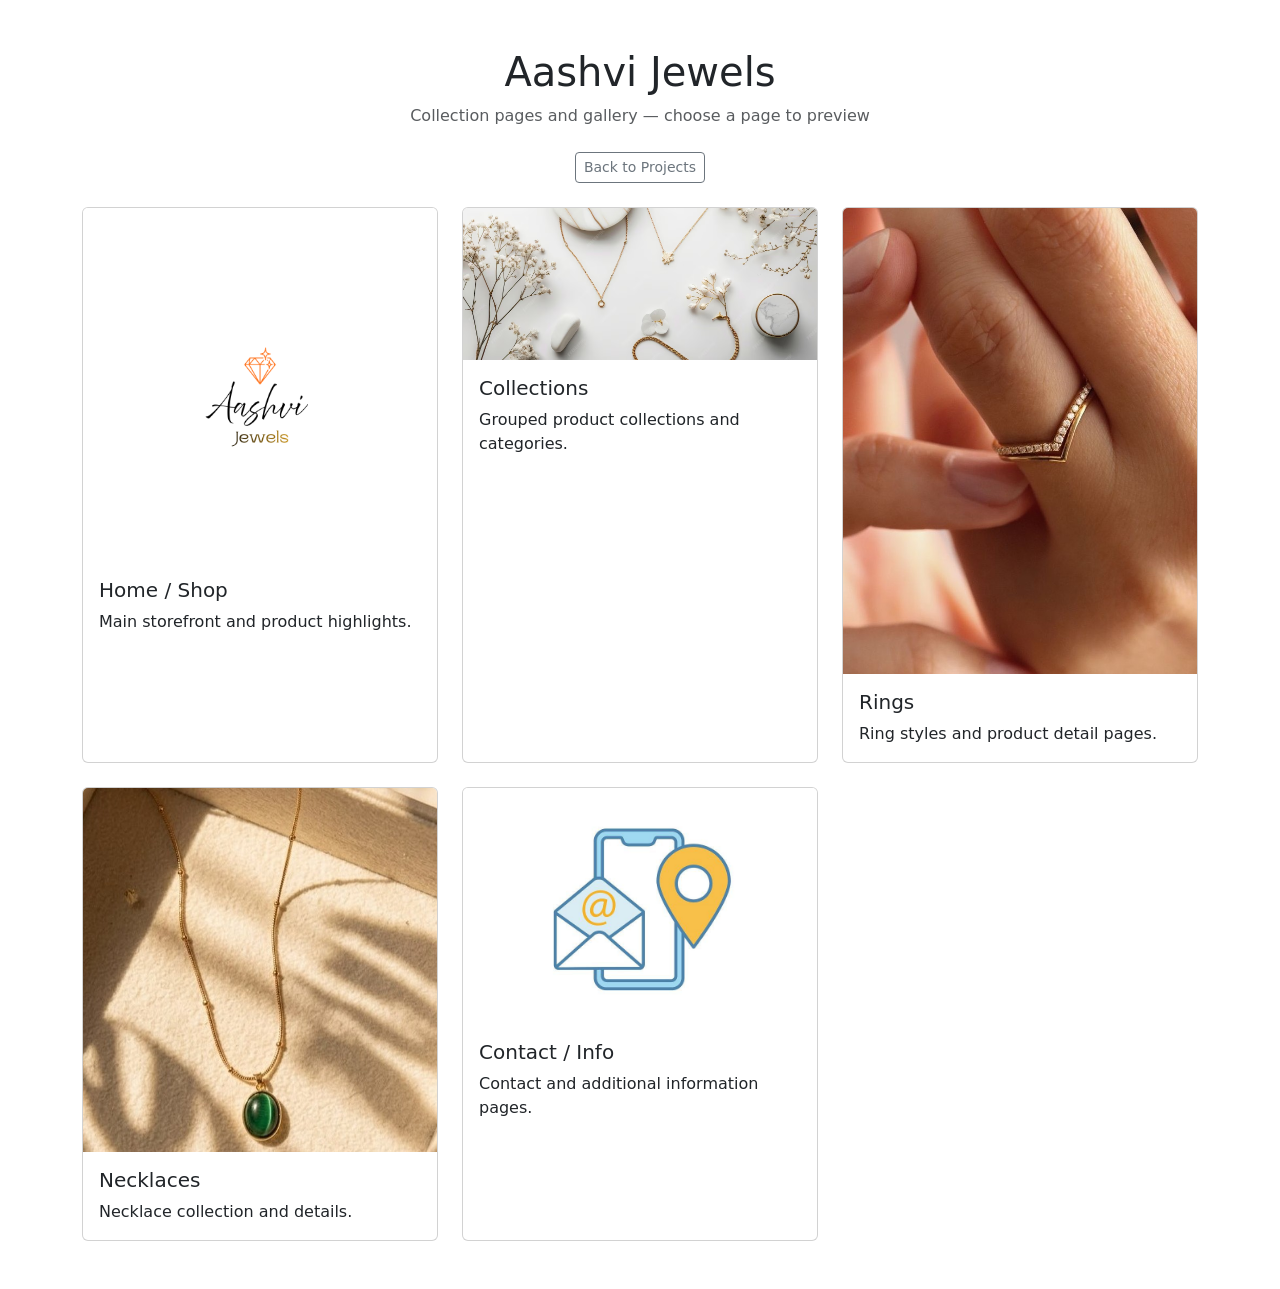
<file: all.html>
<!DOCTYPE html>
<html lang="en">
<head>
  <meta charset="utf-8">
  <meta name="viewport" content="width=device-width, initial-scale=1">
  <title>Aashvi Jewels — Pages</title>
  <link rel="stylesheet" href="home.css">
  <link href="https://cdn.jsdelivr.net/npm/bootstrap@5.3.2/dist/css/bootstrap.min.css" rel="stylesheet">
</head>
<body>
  <div class="container py-5">
    <header class="text-center mb-4">
      <h1>Aashvi Jewels</h1>
      <p class="text-muted">Collection pages and gallery — choose a page to preview</p>
      <a href="../portfolio/projects.html" class="btn btn-sm btn-outline-secondary mt-2">Back to Projects</a>
    </header>

    <section class="row g-4">
      <div class="col-md-4">
        <a href="index.html" class="text-decoration-none">
          <div class="card h-100">
            <img src="./imageee/1.png" class="card-img-top" alt="Shop">
            <div class="card-body">
              <h5 class="card-title">Home / Shop</h5>
              <p class="card-text">Main storefront and product highlights.</p>
            </div>
          </div>
        </a>
      </div>

      <div class="col-md-4">
        <a href="collections.html" class="text-decoration-none">
          <div class="card h-100">
            <img src="./imageee/minimalist-jewelry-set-clean-white-background_1325778-40198 (1).avif" class="card-img-top" alt="Collections">
            <div class="card-body">
              <h5 class="card-title">Collections</h5>
              <p class="card-text">Grouped product collections and categories.</p>
            </div>
          </div>
        </a>
      </div>

      <div class="col-md-4">
        <a href="rings.html" class="text-decoration-none">
          <div class="card h-100">
            <img src="./imageee/add.jpg" class="card-img-top" alt="Rings">
            <div class="card-body">
              <h5 class="card-title">Rings</h5>
              <p class="card-text">Ring styles and product detail pages.</p>
            </div>
          </div>
        </a>
      </div>

      <div class="col-md-4">
        <a href="neck.html" class="text-decoration-none">
          <div class="card h-100">
            <img src="./imageee/necjjkkkkkk.jpg" class="card-img-top" alt="Necklaces">
            <div class="card-body">
              <h5 class="card-title">Necklaces</h5>
              <p class="card-text">Necklace collection and details.</p>
            </div>
          </div>
        </a>
      </div>

      <div class="col-md-4">
        <a href="cont.html" class="text-decoration-none">
          <div class="card h-100">
            <img src="./imageee/contact.jpg" class="card-img-top" alt="Contact">
            <div class="card-body">
              <h5 class="card-title">Contact / Info</h5>
              <p class="card-text">Contact and additional information pages.</p>
            </div>
          </div>
        </a>
      </div>
    </section>
  </div>
</body>
</html>
</file>
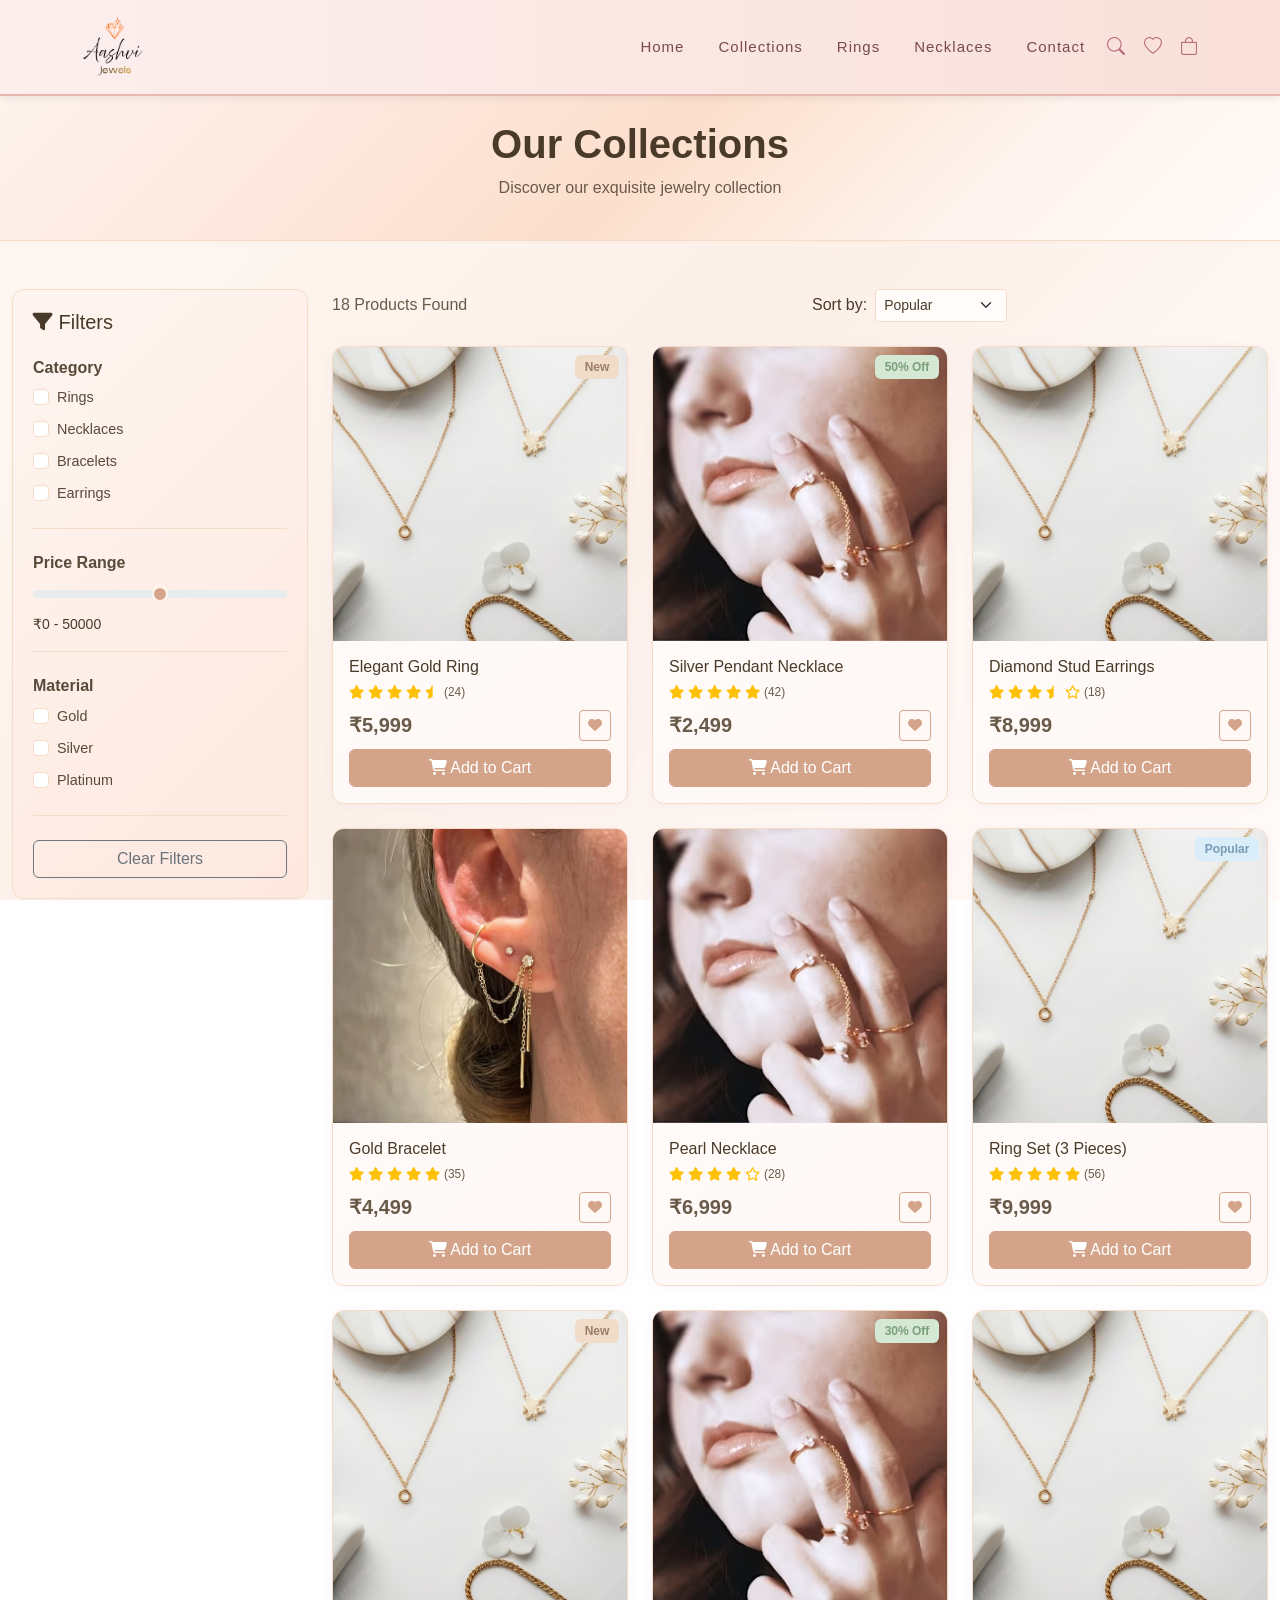
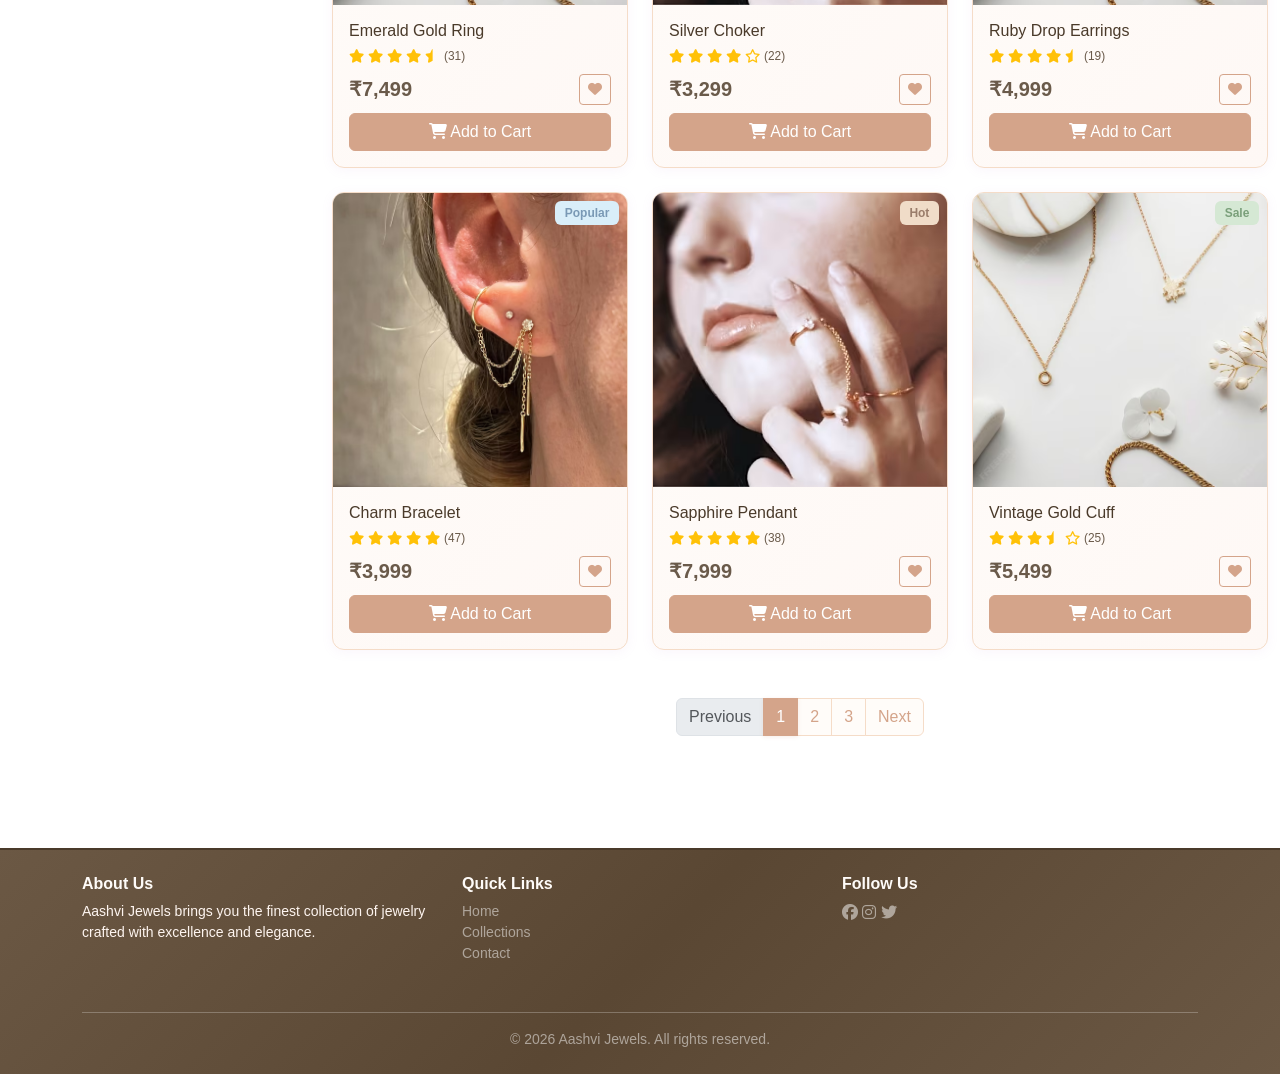
<file: collections.html>
<!DOCTYPE html>
<html lang="en">
<head>
    <meta charset="UTF-8">
    <meta name="viewport" content="width=device-width, initial-scale=1.0">
    <title>Collections - Aashvi Jewels</title>
    
    <!-- Bootstrap CSS -->
    <link href="https://cdnjs.cloudflare.com/ajax/libs/bootstrap/5.3.0/css/bootstrap.min.css" rel="stylesheet">
    <!-- Bootstrap Icons -->
    <link href="https://cdn.jsdelivr.net/npm/bootstrap-icons/font/bootstrap-icons.css" rel="stylesheet">
    <!-- Font Awesome -->
    <link href="https://cdnjs.cloudflare.com/ajax/libs/font-awesome/6.4.0/css/all.min.css" rel="stylesheet">
    <!-- Custom CSS -->
    <link rel="stylesheet" href="home.css">
    <link rel="stylesheet" href="collections.css">
</head>
<body>
    <!-- Navigation -->
    <nav class="navbar navbar-expand-lg pastel-navbar">
        <div class="container">
            <a class="navbar-brand" href="home.html"><img src="./imageee/logooooooo.png" alt="Jewels Logo" class="img-fluid" style="max-height: 60px;"></a>
            <button class="navbar-toggler" type="button" data-bs-toggle="collapse" data-bs-target="#pastelMenu">
                <span class="navbar-toggler-icon"></span>
            </button>
            <div class="collapse navbar-collapse" id="pastelMenu">
                <ul class="navbar-nav ms-auto align-items-center">
                    <li class="nav-item"><a class="nav-link" href="index.html">Home</a></li>
                    <li class="nav-item"><a class="nav-link active" href="collections.html">Collections</a></li>
                    <li class="nav-item"><a class="nav-link" href="rings.html">Rings</a></li>
                    <li class="nav-item"><a class="nav-link" href="neck.html">Necklaces</a></li>
                    <li class="nav-item"><a class="nav-link" href="cont.html">Contact</a></li>
                    <li class="nav-item pastel-icons">
                        <i class="bi bi-search"></i>
                        <i class="bi bi-heart"></i>
                        <i class="bi bi-bag"></i>
                    </li>
                </ul>
            </div>
        </div>
    </nav>

   

    <!-- Header Section -->
    <div class="collections-header py-4">
        <div class="container">
            <h1 class="mb-2 text-center">Our Collections</h1>
            <p class="text-muted text-center">Discover our exquisite jewelry collection</p>
        </div>
    </div>

    <!-- Main Content -->
    <div class="container-fluid py-5">
        <div class="row">
            <!-- Sidebar Filters -->
            <div class="col-lg-3 mb-4">
                <div class="filter-section">
                    <h5 class="mb-4">
                        <i class="fas fa-filter"></i> Filters
                        <button class="btn btn-sm btn-link ms-2 d-lg-none" id="closeFilters">×</button>
                    </h5>

                    <!-- Category Filter -->
                    <div class="filter-group mb-4">
                        <h6 class="fw-bold">Category</h6>
                        <div class="form-check">
                            <input class="form-check-input" type="checkbox" id="cat1" value="rings">
                            <label class="form-check-label" for="cat1">Rings</label>
                        </div>
                        <div class="form-check">
                            <input class="form-check-input" type="checkbox" id="cat2" value="necklaces">
                            <label class="form-check-label" for="cat2">Necklaces</label>
                        </div>
                        <div class="form-check">
                            <input class="form-check-input" type="checkbox" id="cat3" value="bracelets">
                            <label class="form-check-label" for="cat3">Bracelets</label>
                        </div>
                        <div class="form-check">
                            <input class="form-check-input" type="checkbox" id="cat4" value="earrings">
                            <label class="form-check-label" for="cat4">Earrings</label>
                        </div>
                    </div>

                    <!-- Price Filter -->
                    <div class="filter-group mb-4">
                        <h6 class="fw-bold">Price Range</h6>
                        <input type="range" class="form-range" id="priceRange" min="0" max="50000" step="1000">
                        <div class="mt-2">
                            <small>₹0 - <span id="priceValue">50000</span></small>
                        </div>
                    </div>

                    <!-- Material Filter -->
                    <div class="filter-group mb-4">
                        <h6 class="fw-bold">Material</h6>
                        <div class="form-check">
                            <input class="form-check-input" type="checkbox" id="mat1" value="gold">
                            <label class="form-check-label" for="mat1">Gold</label>
                        </div>
                        <div class="form-check">
                            <input class="form-check-input" type="checkbox" id="mat2" value="silver">
                            <label class="form-check-label" for="mat2">Silver</label>
                        </div>
                        <div class="form-check">
                            <input class="form-check-input" type="checkbox" id="mat3" value="platinum">
                            <label class="form-check-label" for="mat3">Platinum</label>
                        </div>
                    </div>

                    <!-- Clear Filters -->
                    <button class="btn btn-outline-secondary w-100">Clear Filters</button>
                </div>
            </div>

            <!-- Products Section -->
            <div class="col-lg-9">
                <!-- Top Bar -->
                <div class="row mb-4 align-items-center">
                    <div class="col-md-6">
                        <p class="text-muted mb-0"><span id="productCount">18</span> Products Found</p>
                    </div>
                    <div class="col-md-6">
                        <div class="d-flex align-items-center gap-2">
                            <label class="form-label mb-0">Sort by:</label>
                            <select class="form-select form-select-sm w-auto">
                                <option>Popular</option>
                                <option>Newest</option>
                                <option>Price: Low to High</option>
                                <option>Price: High to Low</option>
                            </select>
                        </div>
                    </div>
                </div>

                <!-- Products Grid -->
                <div class="row g-4" id="productsGrid">
                    <!-- Product Card 1 -->
                    <div class="col-sm-6 col-lg-4">
                        <div class="product-card">
                            <div class="product-image-wrapper">
                                <img src="./imageee/minimalist-jewelry-set-clean-white-background_1325778-40198.avif" alt="Gold Ring" class="img-fluid">
                                <div class="product-overlay">
                                    <button class="btn btn-light btn-sm"><i class="fas fa-eye"></i> Quick View</button>
                                </div>
                                <span class="badge bg-danger position-absolute top-0 end-0 m-2">New</span>
                            </div>
                            <div class="product-info p-3">
                                <h6 class="product-title">Elegant Gold Ring</h6>
                                <div class="rating mb-2">
                                    <i class="fas fa-star text-warning"></i>
                                    <i class="fas fa-star text-warning"></i>
                                    <i class="fas fa-star text-warning"></i>
                                    <i class="fas fa-star text-warning"></i>
                                    <i class="fas fa-star-half text-warning"></i>
                                    <small class="text-muted">(24)</small>
                                </div>
                                <div class="d-flex justify-content-between align-items-center">
                                    <h5 class="price mb-0">₹5,999</h5>
                                    <button class="btn btn-sm btn-outline-danger"><i class="fas fa-heart"></i></button>
                                </div>
                                <button class="btn btn-danger w-100 mt-2"><i class="fas fa-shopping-cart"></i> Add to Cart</button>
                            </div>
                        </div>
                    </div>

                    <!-- Product Card 2 -->
                    <div class="col-sm-6 col-lg-4">
                        <div class="product-card">
                            <div class="product-image-wrapper">
                                <img src="./imageee/costume-jewellery-for-sensitive-skin-hero.avif" alt="Silver Necklace" class="img-fluid">
                                <div class="product-overlay">
                                    <button class="btn btn-light btn-sm"><i class="fas fa-eye"></i> Quick View</button>
                                </div>
                                <span class="badge bg-success position-absolute top-0 end-0 m-2">50% Off</span>
                            </div>
                            <div class="product-info p-3">
                                <h6 class="product-title">Silver Pendant Necklace</h6>
                                <div class="rating mb-2">
                                    <i class="fas fa-star text-warning"></i>
                                    <i class="fas fa-star text-warning"></i>
                                    <i class="fas fa-star text-warning"></i>
                                    <i class="fas fa-star text-warning"></i>
                                    <i class="fas fa-star text-warning"></i>
                                    <small class="text-muted">(42)</small>
                                </div>
                                <div class="d-flex justify-content-between align-items-center">
                                    <h5 class="price mb-0">₹2,499</h5>
                                    <button class="btn btn-sm btn-outline-danger"><i class="fas fa-heart"></i></button>
                                </div>
                                <button class="btn btn-danger w-100 mt-2"><i class="fas fa-shopping-cart"></i> Add to Cart</button>
                            </div>
                        </div>
                    </div>

                    <!-- Product Card 3 -->
                    <div class="col-sm-6 col-lg-4">
                        <div class="product-card">
                            <div class="product-image-wrapper">
                                <img src="./imageee/minimalist-jewelry-set-clean-white-background_1325778-40198 (1).avif" alt="Diamond Earrings" class="img-fluid">
                                <div class="product-overlay">
                                    <button class="btn btn-light btn-sm"><i class="fas fa-eye"></i> Quick View</button>
                                </div>
                            </div>
                            <div class="product-info p-3">
                                <h6 class="product-title">Diamond Stud Earrings</h6>
                                <div class="rating mb-2">
                                    <i class="fas fa-star text-warning"></i>
                                    <i class="fas fa-star text-warning"></i>
                                    <i class="fas fa-star text-warning"></i>
                                    <i class="fas fa-star-half text-warning"></i>
                                    <i class="far fa-star text-warning"></i>
                                    <small class="text-muted">(18)</small>
                                </div>
                                <div class="d-flex justify-content-between align-items-center">
                                    <h5 class="price mb-0">₹8,999</h5>
                                    <button class="btn btn-sm btn-outline-danger"><i class="fas fa-heart"></i></button>
                                </div>
                                <button class="btn btn-danger w-100 mt-2"><i class="fas fa-shopping-cart"></i> Add to Cart</button>
                            </div>
                        </div>
                    </div>

                    <!-- More product cards can be added here -->
                    <!-- Duplicate for demonstration (6 total products) -->
                    <div class="col-sm-6 col-lg-4">
                        <div class="product-card">
                            <div class="product-image-wrapper">
                                <img src="./imageee/iap_600x600.6325245139_gauns46b.avif" alt="Bracelet" class="img-fluid">
                                <div class="product-overlay">
                                    <button class="btn btn-light btn-sm"><i class="fas fa-eye"></i> Quick View</button>
                                </div>
                            </div>
                            <div class="product-info p-3">
                                <h6 class="product-title">Gold Bracelet</h6>
                                <div class="rating mb-2">
                                    <i class="fas fa-star text-warning"></i>
                                    <i class="fas fa-star text-warning"></i>
                                    <i class="fas fa-star text-warning"></i>
                                    <i class="fas fa-star text-warning"></i>
                                    <i class="fas fa-star text-warning"></i>
                                    <small class="text-muted">(35)</small>
                                </div>
                                <div class="d-flex justify-content-between align-items-center">
                                    <h5 class="price mb-0">₹4,499</h5>
                                    <button class="btn btn-sm btn-outline-danger"><i class="fas fa-heart"></i></button>
                                </div>
                                <button class="btn btn-danger w-100 mt-2"><i class="fas fa-shopping-cart"></i> Add to Cart</button>
                            </div>
                        </div>
                    </div>

                    <div class="col-sm-6 col-lg-4">
                        <div class="product-card">
                            <div class="product-image-wrapper">
                                <img src="./imageee/costume-jewellery-for-sensitive-skin-hero.avif" alt="Pearl Necklace" class="img-fluid">
                                <div class="product-overlay">
                                    <button class="btn btn-light btn-sm"><i class="fas fa-eye"></i> Quick View</button>
                                </div>
                            </div>
                            <div class="product-info p-3">
                                <h6 class="product-title">Pearl Necklace</h6>
                                <div class="rating mb-2">
                                    <i class="fas fa-star text-warning"></i>
                                    <i class="fas fa-star text-warning"></i>
                                    <i class="fas fa-star text-warning"></i>
                                    <i class="fas fa-star text-warning"></i>
                                    <i class="far fa-star text-warning"></i>
                                    <small class="text-muted">(28)</small>
                                </div>
                                <div class="d-flex justify-content-between align-items-center">
                                    <h5 class="price mb-0">₹6,999</h5>
                                    <button class="btn btn-sm btn-outline-danger"><i class="fas fa-heart"></i></button>
                                </div>
                                <button class="btn btn-danger w-100 mt-2"><i class="fas fa-shopping-cart"></i> Add to Cart</button>
                            </div>
                        </div>
                    </div>

                    <div class="col-sm-6 col-lg-4">
                        <div class="product-card">
                            <div class="product-image-wrapper">
                                <img src="./imageee/minimalist-jewelry-set-clean-white-background_1325778-40198 (1).avif" alt="Rings Set" class="img-fluid">
                                <div class="product-overlay">
                                    <button class="btn btn-light btn-sm"><i class="fas fa-eye"></i> Quick View</button>
                                </div>
                                <span class="badge bg-info position-absolute top-0 end-0 m-2">Popular</span>
                            </div>
                            <div class="product-info p-3">
                                <h6 class="product-title">Ring Set (3 Pieces)</h6>
                                <div class="rating mb-2">
                                    <i class="fas fa-star text-warning"></i>
                                    <i class="fas fa-star text-warning"></i>
                                    <i class="fas fa-star text-warning"></i>
                                    <i class="fas fa-star text-warning"></i>
                                    <i class="fas fa-star text-warning"></i>
                                    <small class="text-muted">(56)</small>
                                </div>
                                <div class="d-flex justify-content-between align-items-center">
                                    <h5 class="price mb-0">₹9,999</h5>
                                    <button class="btn btn-sm btn-outline-danger"><i class="fas fa-heart"></i></button>
                                </div>
                                <button class="btn btn-danger w-100 mt-2"><i class="fas fa-shopping-cart"></i> Add to Cart</button>
                            </div>
                        </div>
                    </div>

                    <!-- Product Card 7 -->
                    <div class="col-sm-6 col-lg-4">
                        <div class="product-card">
                            <div class="product-image-wrapper">
                                <img src="./imageee/minimalist-jewelry-set-clean-white-background_1325778-40198.avif" alt="Emerald Ring" class="img-fluid">
                                <div class="product-overlay">
                                    <button class="btn btn-light btn-sm"><i class="fas fa-eye"></i> Quick View</button>
                                </div>
                                <span class="badge bg-danger position-absolute top-0 end-0 m-2">New</span>
                            </div>
                            <div class="product-info p-3">
                                <h6 class="product-title">Emerald Gold Ring</h6>
                                <div class="rating mb-2">
                                    <i class="fas fa-star text-warning"></i>
                                    <i class="fas fa-star text-warning"></i>
                                    <i class="fas fa-star text-warning"></i>
                                    <i class="fas fa-star text-warning"></i>
                                    <i class="fas fa-star-half text-warning"></i>
                                    <small class="text-muted">(31)</small>
                                </div>
                                <div class="d-flex justify-content-between align-items-center">
                                    <h5 class="price mb-0">₹7,499</h5>
                                    <button class="btn btn-sm btn-outline-danger"><i class="fas fa-heart"></i></button>
                                </div>
                                <button class="btn btn-danger w-100 mt-2"><i class="fas fa-shopping-cart"></i> Add to Cart</button>
                            </div>
                        </div>
                    </div>

                    <!-- Product Card 8 -->
                    <div class="col-sm-6 col-lg-4">
                        <div class="product-card">
                            <div class="product-image-wrapper">
                                <img src="./imageee/costume-jewellery-for-sensitive-skin-hero.avif" alt="Choker Necklace" class="img-fluid">
                                <div class="product-overlay">
                                    <button class="btn btn-light btn-sm"><i class="fas fa-eye"></i> Quick View</button>
                                </div>
                                <span class="badge bg-success position-absolute top-0 end-0 m-2">30% Off</span>
                            </div>
                            <div class="product-info p-3">
                                <h6 class="product-title">Silver Choker</h6>
                                <div class="rating mb-2">
                                    <i class="fas fa-star text-warning"></i>
                                    <i class="fas fa-star text-warning"></i>
                                    <i class="fas fa-star text-warning"></i>
                                    <i class="fas fa-star text-warning"></i>
                                    <i class="far fa-star text-warning"></i>
                                    <small class="text-muted">(22)</small>
                                </div>
                                <div class="d-flex justify-content-between align-items-center">
                                    <h5 class="price mb-0">₹3,299</h5>
                                    <button class="btn btn-sm btn-outline-danger"><i class="fas fa-heart"></i></button>
                                </div>
                                <button class="btn btn-danger w-100 mt-2"><i class="fas fa-shopping-cart"></i> Add to Cart</button>
                            </div>
                        </div>
                    </div>

                    <!-- Product Card 9 -->
                    <div class="col-sm-6 col-lg-4">
                        <div class="product-card">
                            <div class="product-image-wrapper">
                                <img src="./imageee/minimalist-jewelry-set-clean-white-background_1325778-40198 (1).avif" alt="Ruby Drops" class="img-fluid">
                                <div class="product-overlay">
                                    <button class="btn btn-light btn-sm"><i class="fas fa-eye"></i> Quick View</button>
                                </div>
                            </div>
                            <div class="product-info p-3">
                                <h6 class="product-title">Ruby Drop Earrings</h6>
                                <div class="rating mb-2">
                                    <i class="fas fa-star text-warning"></i>
                                    <i class="fas fa-star text-warning"></i>
                                    <i class="fas fa-star text-warning"></i>
                                    <i class="fas fa-star text-warning"></i>
                                    <i class="fas fa-star-half text-warning"></i>
                                    <small class="text-muted">(19)</small>
                                </div>
                                <div class="d-flex justify-content-between align-items-center">
                                    <h5 class="price mb-0">₹4,999</h5>
                                    <button class="btn btn-sm btn-outline-danger"><i class="fas fa-heart"></i></button>
                                </div>
                                <button class="btn btn-danger w-100 mt-2"><i class="fas fa-shopping-cart"></i> Add to Cart</button>
                            </div>
                        </div>
                    </div>

                    <!-- Product Card 10 -->
                    <div class="col-sm-6 col-lg-4">
                        <div class="product-card">
                            <div class="product-image-wrapper">
                                <img src="./imageee/iap_600x600.6325245139_gauns46b.avif" alt="Charm Bracelet" class="img-fluid">
                                <div class="product-overlay">
                                    <button class="btn btn-light btn-sm"><i class="fas fa-eye"></i> Quick View</button>
                                </div>
                                <span class="badge bg-info position-absolute top-0 end-0 m-2">Popular</span>
                            </div>
                            <div class="product-info p-3">
                                <h6 class="product-title">Charm Bracelet</h6>
                                <div class="rating mb-2">
                                    <i class="fas fa-star text-warning"></i>
                                    <i class="fas fa-star text-warning"></i>
                                    <i class="fas fa-star text-warning"></i>
                                    <i class="fas fa-star text-warning"></i>
                                    <i class="fas fa-star text-warning"></i>
                                    <small class="text-muted">(47)</small>
                                </div>
                                <div class="d-flex justify-content-between align-items-center">
                                    <h5 class="price mb-0">₹3,999</h5>
                                    <button class="btn btn-sm btn-outline-danger"><i class="fas fa-heart"></i></button>
                                </div>
                                <button class="btn btn-danger w-100 mt-2"><i class="fas fa-shopping-cart"></i> Add to Cart</button>
                            </div>
                        </div>
                    </div>

                    <!-- Product Card 11 -->
                    <div class="col-sm-6 col-lg-4">
                        <div class="product-card">
                            <div class="product-image-wrapper">
                                <img src="./imageee/costume-jewellery-for-sensitive-skin-hero.avif" alt="Sapphire Pendant" class="img-fluid">
                                <div class="product-overlay">
                                    <button class="btn btn-light btn-sm"><i class="fas fa-eye"></i> Quick View</button>
                                </div>
                                <span class="badge bg-danger position-absolute top-0 end-0 m-2">Hot</span>
                            </div>
                            <div class="product-info p-3">
                                <h6 class="product-title">Sapphire Pendant</h6>
                                <div class="rating mb-2">
                                    <i class="fas fa-star text-warning"></i>
                                    <i class="fas fa-star text-warning"></i>
                                    <i class="fas fa-star text-warning"></i>
                                    <i class="fas fa-star text-warning"></i>
                                    <i class="fas fa-star text-warning"></i>
                                    <small class="text-muted">(38)</small>
                                </div>
                                <div class="d-flex justify-content-between align-items-center">
                                    <h5 class="price mb-0">₹7,999</h5>
                                    <button class="btn btn-sm btn-outline-danger"><i class="fas fa-heart"></i></button>
                                </div>
                                <button class="btn btn-danger w-100 mt-2"><i class="fas fa-shopping-cart"></i> Add to Cart</button>
                            </div>
                        </div>
                    </div>

                    <!-- Product Card 12 -->
                    <div class="col-sm-6 col-lg-4">
                        <div class="product-card">
                            <div class="product-image-wrapper">
                                <img src="./imageee/minimalist-jewelry-set-clean-white-background_1325778-40198.avif" alt="Vintage Cuff" class="img-fluid">
                                <div class="product-overlay">
                                    <button class="btn btn-light btn-sm"><i class="fas fa-eye"></i> Quick View</button>
                                </div>
                                <span class="badge bg-success position-absolute top-0 end-0 m-2">Sale</span>
                            </div>
                            <div class="product-info p-3">
                                <h6 class="product-title">Vintage Gold Cuff</h6>
                                <div class="rating mb-2">
                                    <i class="fas fa-star text-warning"></i>
                                    <i class="fas fa-star text-warning"></i>
                                    <i class="fas fa-star text-warning"></i>
                                    <i class="fas fa-star-half text-warning"></i>
                                    <i class="far fa-star text-warning"></i>
                                    <small class="text-muted">(25)</small>
                                </div>
                                <div class="d-flex justify-content-between align-items-center">
                                    <h5 class="price mb-0">₹5,499</h5>
                                    <button class="btn btn-sm btn-outline-danger"><i class="fas fa-heart"></i></button>
                                </div>
                                <button class="btn btn-danger w-100 mt-2"><i class="fas fa-shopping-cart"></i> Add to Cart</button>
                            </div>
                        </div>
                    </div>
                </div>

                <!-- Pagination -->
                <nav aria-label="Page navigation" class="mt-5">
                    <ul class="pagination justify-content-center">
                        <li class="page-item disabled"><a class="page-link" href="#">Previous</a></li>
                        <li class="page-item active"><a class="page-link" href="#">1</a></li>
                        <li class="page-item"><a class="page-link" href="#">2</a></li>
                        <li class="page-item"><a class="page-link" href="#">3</a></li>
                        <li class="page-item"><a class="page-link" href="#">Next</a></li>
                    </ul>
                </nav>
            </div>
        </div>
    </div>

    <!-- Footer -->
    <footer class="bg-dark text-white py-4 mt-5">
        <div class="container">
            <div class="row">
                <div class="col-md-4 mb-3">
                    <h6>About Us</h6>
                    <p class="small">Aashvi Jewels brings you the finest collection of jewelry crafted with excellence and elegance.</p>
                </div>
                <div class="col-md-4 mb-3">
                    <h6>Quick Links</h6>
                    <ul class="list-unstyled small">
                        <li><a href="#" class="text-white-50">Home</a></li>
                        <li><a href="#" class="text-white-50">Collections</a></li>
                        <li><a href="#" class="text-white-50">Contact</a></li>
                    </ul>
                </div>
                <div class="col-md-4 mb-3">
                    <h6>Follow Us</h6>
                    <div class="gap-2">
                        <a href="#" class="text-white-50"><i class="fab fa-facebook"></i></a>
                        <a href="#" class="text-white-50"><i class="fab fa-instagram"></i></a>
                        <a href="#" class="text-white-50"><i class="fab fa-twitter"></i></a>
                    </div>
                </div>
            </div>
            <hr>
            <p class="text-center small text-white-50 mb-0">&copy; 2026 Aashvi Jewels. All rights reserved.</p>
        </div>
    </footer>

    <!-- Bootstrap JS -->
    <script src="https://cdnjs.cloudflare.com/ajax/libs/bootstrap/5.3.0/js/bootstrap.bundle.min.js"></script>
    
    <!-- Custom Script -->
    <script>
        // Price range filter
        document.getElementById('priceRange').addEventListener('input', function() {
            document.getElementById('priceValue').textContent = this.value;
        });

        // Mobile filter toggle
        document.getElementById('closeFilters').addEventListener('click', function() {
            document.querySelector('.filter-section').classList.remove('show');
        });

        // Add to cart
        document.querySelectorAll('.btn-danger').forEach(btn => {
            btn.addEventListener('click', function() {
                alert('Added to cart!');
            });
        });

        // Wishlist toggle
        document.querySelectorAll('.btn-outline-danger').forEach(btn => {
            btn.addEventListener('click', function() {
                this.classList.toggle('btn-danger');
                this.classList.toggle('btn-outline-danger');
            });
        });
    </script>
</body>
</html>
</file>
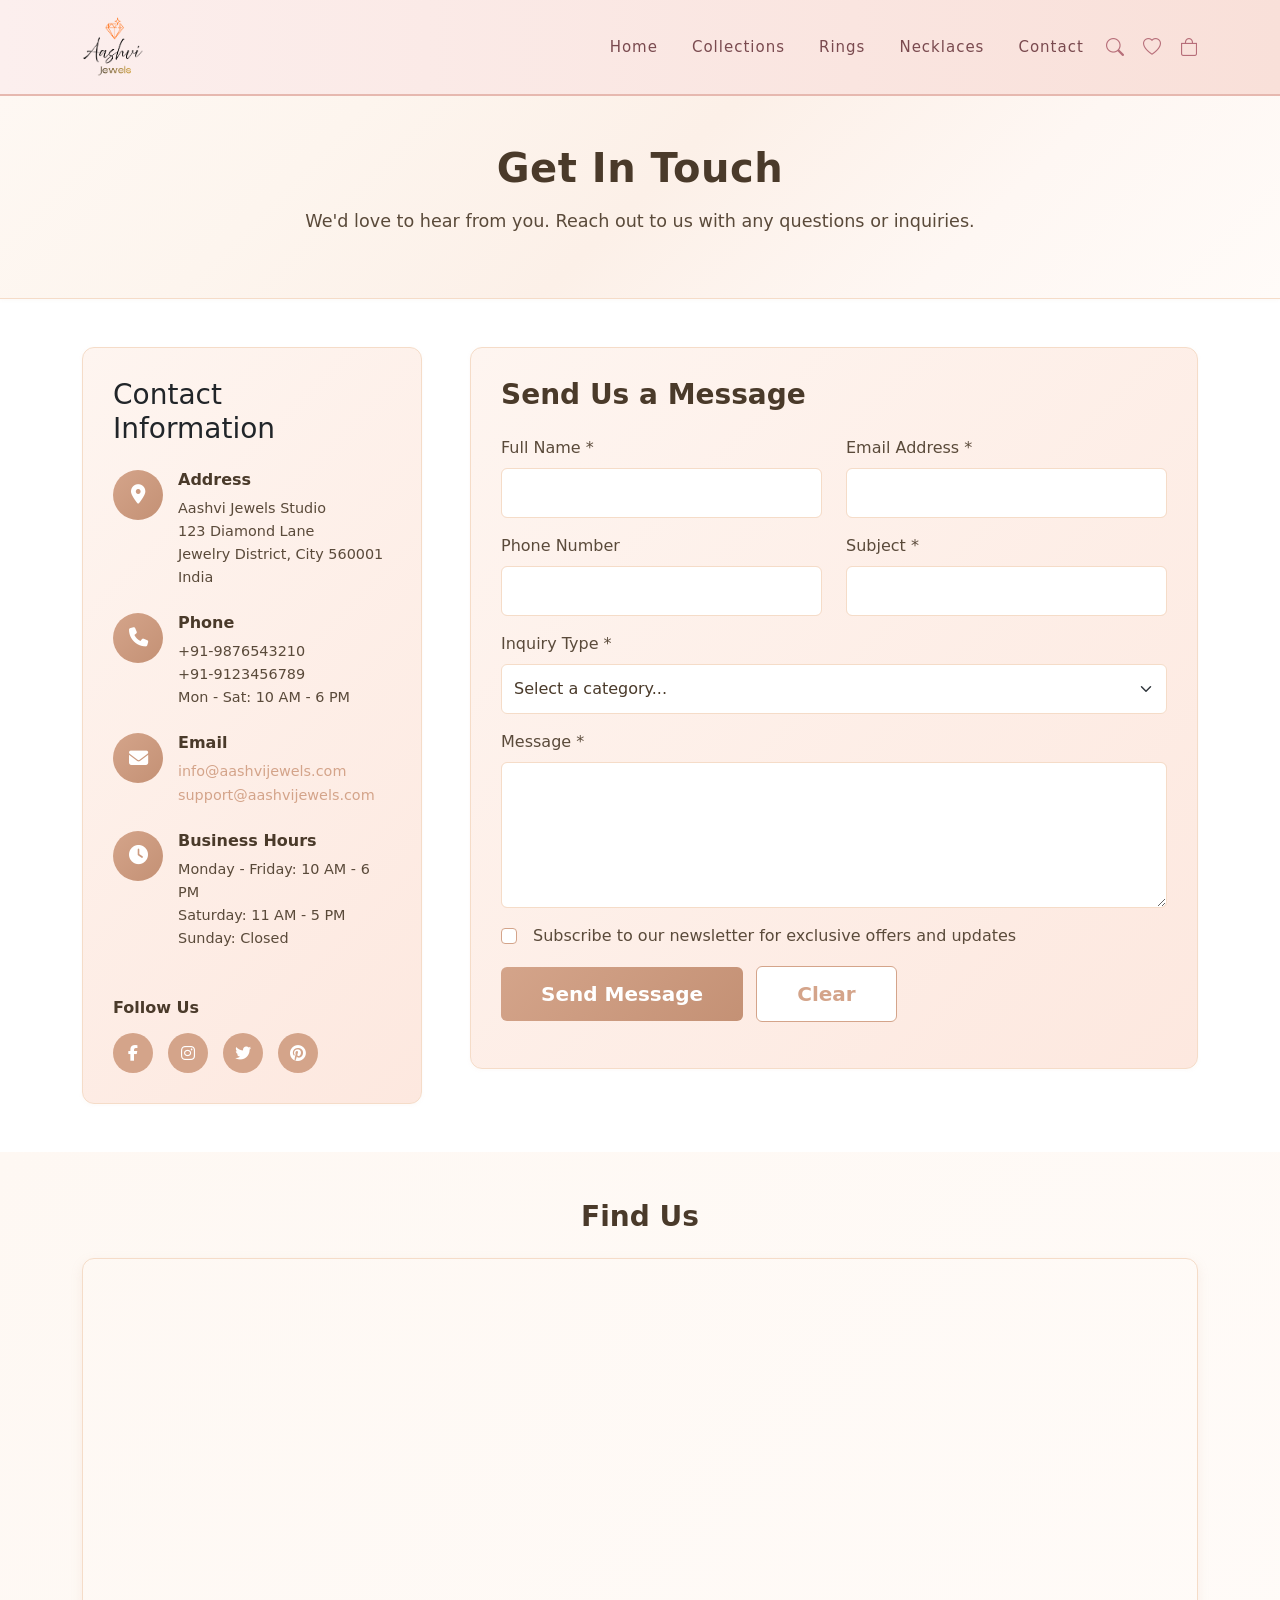
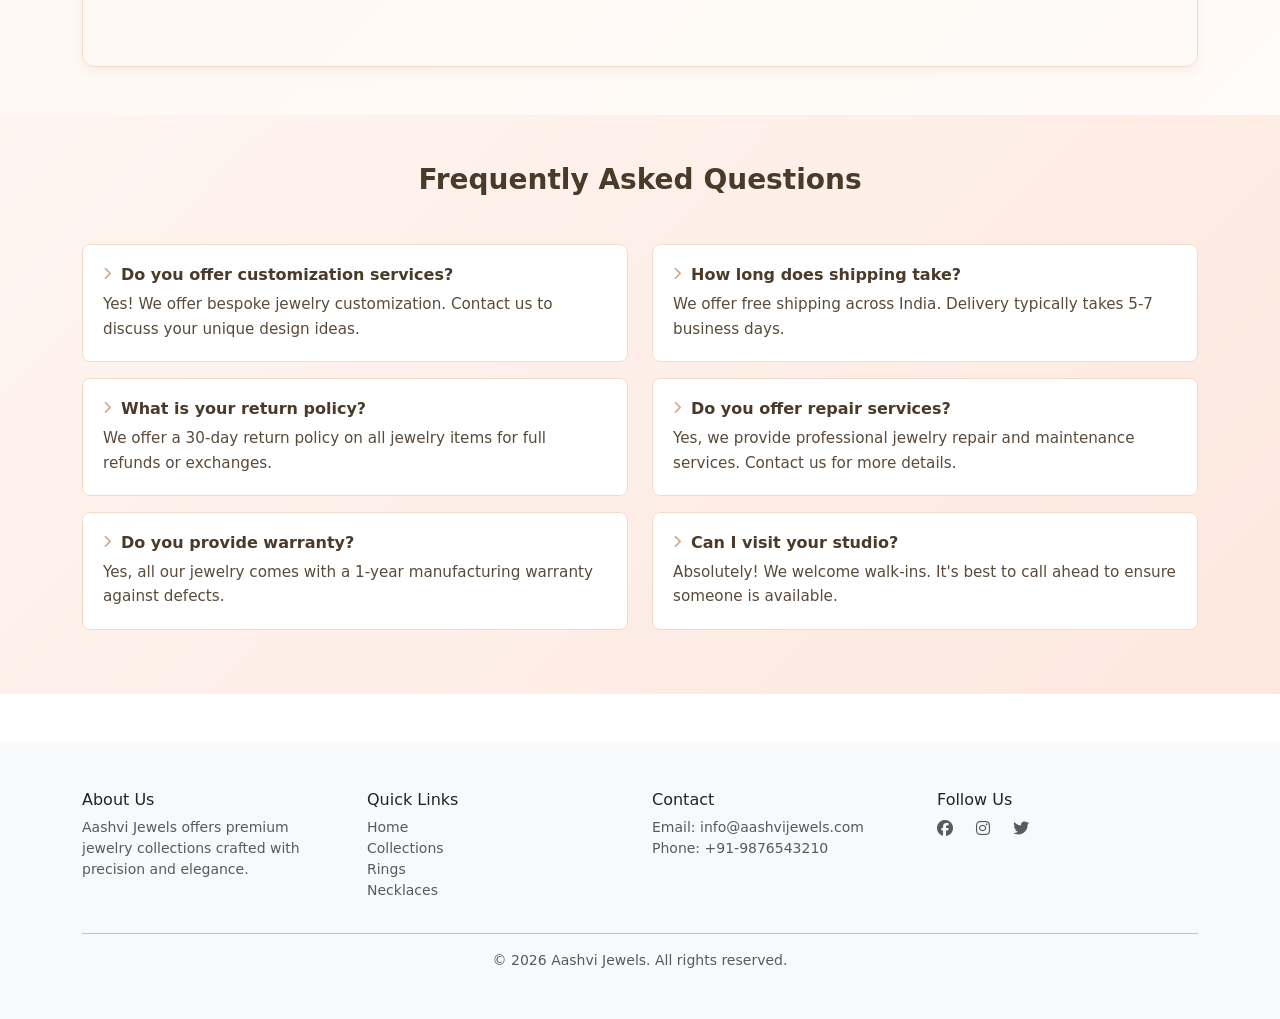
<file: cont.html>
<!DOCTYPE html>
<html lang="en">
<head>
    <meta charset="UTF-8">
    <meta name="viewport" content="width=device-width, initial-scale=1.0">
    <title>Contact Us - Aashvi Jewels</title>
    <link href="https://cdn.jsdelivr.net/npm/bootstrap@5.3.0/dist/css/bootstrap.min.css" rel="stylesheet">
    <link href="https://cdn.jsdelivr.net/npm/bootstrap-icons/font/bootstrap-icons.css" rel="stylesheet">
    <link href="https://cdnjs.cloudflare.com/ajax/libs/font-awesome/6.4.0/css/all.min.css" rel="stylesheet">
    <link href="home.css" rel="stylesheet">
    <link href="cont.css" rel="stylesheet">
</head>
<body>
    <!-- Navbar -->
    <nav class="navbar navbar-expand-lg pastel-navbar">
        <div class="container">
            <a class="navbar-brand" href="#"><img src="./imageee/logooooooo.png" alt="Jewels Logo" class="img-fluid" style="max-height: 60px;"></a>
            <button class="navbar-toggler" type="button" data-bs-toggle="collapse" data-bs-target="#pastelMenu">
                <span class="navbar-toggler-icon"></span>
            </button>
            <div class="collapse navbar-collapse" id="pastelMenu">
                <ul class="navbar-nav ms-auto align-items-center">
                    <li class="nav-item"><a class="nav-link" href="index.html">Home</a></li>
                    <li class="nav-item"><a class="nav-link" href="collections.html">Collections</a></li>
                    <li class="nav-item"><a class="nav-link" href="rings.html">Rings</a></li>
                    <li class="nav-item"><a class="nav-link" href="neck.html">Necklaces</a></li>
                    <li class="nav-item"><a class="nav-link active" href="cont.html">Contact</a></li>
                    <li class="nav-item pastel-icons">
                        <i class="bi bi-search"></i>
                        <i class="bi bi-heart"></i>
                        <i class="bi bi-bag"></i>
                    </li>
                </ul>
            </div>
        </div>
    </nav>

    <!-- Header Section -->
    <div class="contact-header container-fluid py-5">
        <div class="container">
            <h1 class="mb-3 text-center">Get In Touch</h1>
            <p class="lead text-center">We'd love to hear from you. Reach out to us with any questions or inquiries.</p>
        </div>
    </div>

    <!-- Main Content -->
    <div class="container-fluid">
        <div class="container">
            <div class="row g-5 py-5">
                <!-- Contact Information -->
                <div class="col-lg-4">
                    <div class="info-section">
                        <h3 class="mb-4">Contact Information</h3>
                        
                        <!-- Address -->
                        <div class="info-item mb-4">
                            <div class="info-icon">
                                <i class="fas fa-map-marker-alt"></i>
                            </div>
                            <div>
                                <h6>Address</h6>
                                <p>Aashvi Jewels Studio<br>123 Diamond Lane<br>Jewelry District, City 560001<br>India</p>
                            </div>
                        </div>

                        <!-- Phone -->
                        <div class="info-item mb-4">
                            <div class="info-icon">
                                <i class="fas fa-phone"></i>
                            </div>
                            <div>
                                <h6>Phone</h6>
                                <p>+91-9876543210<br>+91-9123456789<br>Mon - Sat: 10 AM - 6 PM</p>
                            </div>
                        </div>

                        <!-- Email -->
                        <div class="info-item mb-4">
                            <div class="info-icon">
                                <i class="fas fa-envelope"></i>
                            </div>
                            <div>
                                <h6>Email</h6>
                                <p><a href="mailto:info@aashvijewels.com">info@aashvijewels.com</a><br><a href="mailto:support@aashvijewels.com">support@aashvijewels.com</a></p>
                            </div>
                        </div>

                        <!-- Business Hours -->
                        <div class="info-item">
                            <div class="info-icon">
                                <i class="fas fa-clock"></i>
                            </div>
                            <div>
                                <h6>Business Hours</h6>
                                <p>Monday - Friday: 10 AM - 6 PM<br>Saturday: 11 AM - 5 PM<br>Sunday: Closed</p>
                            </div>
                        </div>

                        <!-- Social Media -->
                        <div class="social-section mt-5">
                            <h6>Follow Us</h6>
                            <div class="social-links">
                                <a href="#" class="social-icon"><i class="fab fa-facebook-f"></i></a>
                                <a href="#" class="social-icon"><i class="fab fa-instagram"></i></a>
                                <a href="#" class="social-icon"><i class="fab fa-twitter"></i></a>
                                <a href="#" class="social-icon"><i class="fab fa-pinterest"></i></a>
                            </div>
                        </div>
                    </div>
                </div>

                <!-- Contact Form -->
                <div class="col-lg-8">
                    <div class="form-section">
                        <h3 class="mb-4">Send Us a Message</h3>
                        <form id="contactForm">
                            <div class="row">
                                <!-- Name -->
                                <div class="col-md-6 mb-3">
                                    <label for="name" class="form-label">Full Name *</label>
                                    <input type="text" class="form-control" id="name" name="name" required>
                                </div>

                                <!-- Email -->
                                <div class="col-md-6 mb-3">
                                    <label for="email" class="form-label">Email Address *</label>
                                    <input type="email" class="form-control" id="email" name="email" required>
                                </div>

                                <!-- Phone -->
                                <div class="col-md-6 mb-3">
                                    <label for="phone" class="form-label">Phone Number</label>
                                    <input type="tel" class="form-control" id="phone" name="phone">
                                </div>

                                <!-- Subject -->
                                <div class="col-md-6 mb-3">
                                    <label for="subject" class="form-label">Subject *</label>
                                    <input type="text" class="form-control" id="subject" name="subject" required>
                                </div>

                                <!-- Category -->
                                <div class="col-md-12 mb-3">
                                    <label for="category" class="form-label">Inquiry Type *</label>
                                    <select class="form-select" id="category" name="category" required>
                                        <option value="">Select a category...</option>
                                        <option value="general">General Inquiry</option>
                                        <option value="order">Order Related</option>
                                        <option value="customization">Customization</option>
                                        <option value="repair">Repair Services</option>
                                        <option value="wholesale">Wholesale/Bulk Order</option>
                                        <option value="feedback">Feedback</option>
                                        <option value="other">Other</option>
                                    </select>
                                </div>

                                <!-- Message -->
                                <div class="col-md-12 mb-3">
                                    <label for="message" class="form-label">Message *</label>
                                    <textarea class="form-control" id="message" name="message" rows="5" required></textarea>
                                </div>

                                <!-- Checkbox -->
                                <div class="col-md-12 mb-3">
                                    <div class="form-check">
                                        <input class="form-check-input" type="checkbox" id="newsletter" name="newsletter">
                                        <label class="form-check-label" for="newsletter">
                                            Subscribe to our newsletter for exclusive offers and updates
                                        </label>
                                    </div>
                                </div>

                                <!-- Submit Button -->
                                <div class="col-md-12">
                                    <button type="submit" class="btn btn-submit btn-lg">Send Message</button>
                                    <button type="reset" class="btn btn-reset btn-lg ms-2">Clear</button>
                                </div>
                            </div>
                        </form>
                        <div id="formMessage" class="mt-3"></div>
                    </div>
                </div>
            </div>
        </div>
    </div>

    <!-- Map Section -->
    <div class="container-fluid map-section py-5">
        <div class="container">
            <h3 class="mb-4 text-center">Find Us</h3>
            <div class="map-container">
                <iframe src="https://www.google.com/maps/embed?pb=!1m18!1m12!1m3!1d3888.5739400999767!2d77.59899!3d12.97194!2m3!1f0!2f0!3f0!3m2!1i1024!2i768!4f13.1!3m3!1m2!1s0x3bae1581e7e7e7e7%3A0x7e7e7e7e7e7e7e7e!2sJewelry%20District!5e0!3m2!1sen!2sin!4v1234567890" width="100%" height="400" style="border:0;" allowfullscreen="" loading="lazy" referrerpolicy="no-referrer-when-downgrade"></iframe>
            </div>
        </div>
    </div>

    <!-- FAQ Section -->
    <div class="container-fluid faq-section py-5 bg-light">
        <div class="container">
            <h3 class="mb-5 text-center">Frequently Asked Questions</h3>
            <div class="row">
                <div class="col-lg-6">
                    <div class="faq-item mb-3">
                        <h6 class="faq-question">
                            <i class="fas fa-chevron-right"></i> Do you offer customization services?
                        </h6>
                        <p class="faq-answer">Yes! We offer bespoke jewelry customization. Contact us to discuss your unique design ideas.</p>
                    </div>
                    <div class="faq-item mb-3">
                        <h6 class="faq-question">
                            <i class="fas fa-chevron-right"></i> What is your return policy?
                        </h6>
                        <p class="faq-answer">We offer a 30-day return policy on all jewelry items for full refunds or exchanges.</p>
                    </div>
                    <div class="faq-item mb-3">
                        <h6 class="faq-question">
                            <i class="fas fa-chevron-right"></i> Do you provide warranty?
                        </h6>
                        <p class="faq-answer">Yes, all our jewelry comes with a 1-year manufacturing warranty against defects.</p>
                    </div>
                </div>
                <div class="col-lg-6">
                    <div class="faq-item mb-3">
                        <h6 class="faq-question">
                            <i class="fas fa-chevron-right"></i> How long does shipping take?
                        </h6>
                        <p class="faq-answer">We offer free shipping across India. Delivery typically takes 5-7 business days.</p>
                    </div>
                    <div class="faq-item mb-3">
                        <h6 class="faq-question">
                            <i class="fas fa-chevron-right"></i> Do you offer repair services?
                        </h6>
                        <p class="faq-answer">Yes, we provide professional jewelry repair and maintenance services. Contact us for more details.</p>
                    </div>
                    <div class="faq-item mb-3">
                        <h6 class="faq-question">
                            <i class="fas fa-chevron-right"></i> Can I visit your studio?
                        </h6>
                        <p class="faq-answer">Absolutely! We welcome walk-ins. It's best to call ahead to ensure someone is available.</p>
                    </div>
                </div>
            </div>
        </div>
    </div>

    <!-- Footer Section -->
    <div class="container-fluid bg-light py-5 mt-5">
        <div class="container">
            <div class="row">
                <div class="col-md-3">
                    <h6>About Us</h6>
                    <p class="small text-muted">Aashvi Jewels offers premium jewelry collections crafted with precision and elegance.</p>
                </div>
                <div class="col-md-3">
                    <h6>Quick Links</h6>
                    <ul class="list-unstyled small">
                        <li><a href="home.html" class="text-muted text-decoration-none">Home</a></li>
                        <li><a href="collections.html" class="text-muted text-decoration-none">Collections</a></li>
                        <li><a href="rings.html" class="text-muted text-decoration-none">Rings</a></li>
                        <li><a href="neck.html" class="text-muted text-decoration-none">Necklaces</a></li>
                    </ul>
                </div>
                <div class="col-md-3">
                    <h6>Contact</h6>
                    <p class="small text-muted">Email: info@aashvijewels.com<br>Phone: +91-9876543210</p>
                </div>
                <div class="col-md-3">
                    <h6>Follow Us</h6>
                    <div class="social-links">
                        <a href="#" class="text-muted me-2"><i class="fab fa-facebook"></i></a>
                        <a href="#" class="text-muted me-2"><i class="fab fa-instagram"></i></a>
                        <a href="#" class="text-muted me-2"><i class="fab fa-twitter"></i></a>
                    </div>
                </div>
            </div>
            <hr>
            <p class="text-center text-muted small mb-0">&copy; 2026 Aashvi Jewels. All rights reserved.</p>
        </div>
    </div>

    <script src="https://cdn.jsdelivr.net/npm/bootstrap@5.3.0/dist/js/bootstrap.bundle.min.js"></script>
    <script>
        // Form submission
        document.getElementById('contactForm').addEventListener('submit', function(e) {
            e.preventDefault();
            
            const name = document.getElementById('name').value;
            const email = document.getElementById('email').value;
            const subject = document.getElementById('subject').value;
            
            const formMessage = document.getElementById('formMessage');
            formMessage.innerHTML = '<div class="alert alert-success" role="alert"><strong>Thank you, ' + name + '!</strong> Your message has been sent successfully. We\'ll get back to you soon at ' + email + '.</div>';
            
            // Reset form after 2 seconds
            setTimeout(() => {
                document.getElementById('contactForm').reset();
                formMessage.innerHTML = '';
            }, 3000);
        });

        // FAQ toggle functionality
        document.querySelectorAll('.faq-question').forEach(question => {
            question.addEventListener('click', function() {
                const answer = this.nextElementSibling;
                answer.style.display = answer.style.display === 'none' ? 'block' : 'none';
            });
        });
    </script>
</body>
</html>
</file>
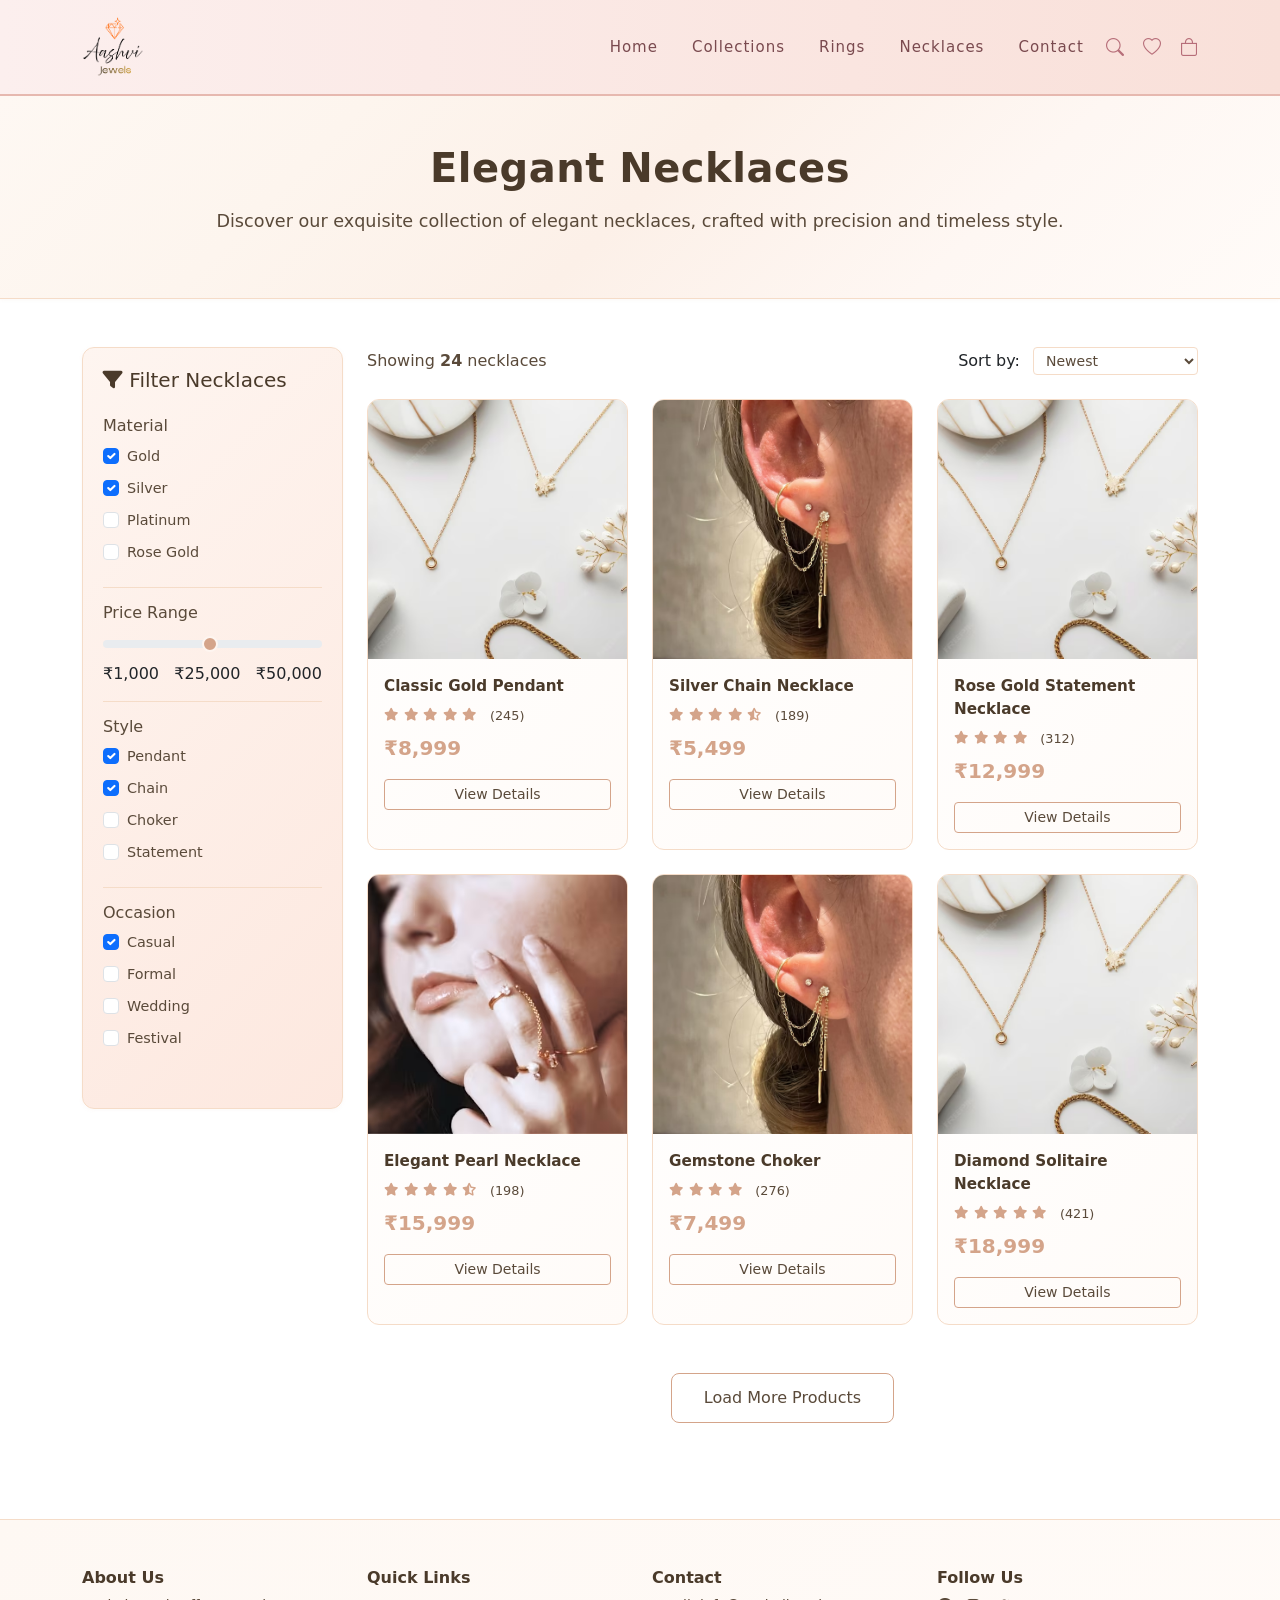
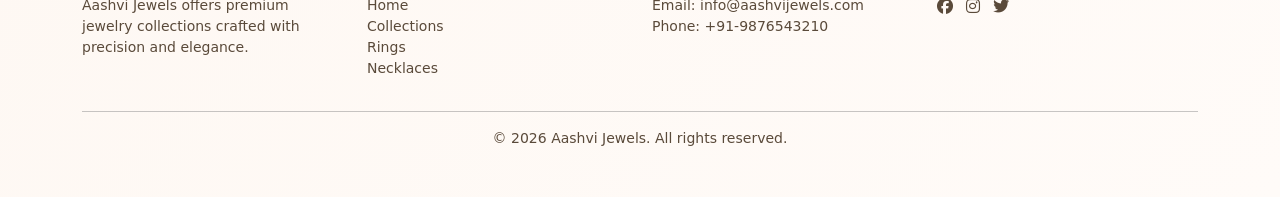
<file: neck.html>
<!DOCTYPE html>
<html lang="en">
<head>
    <meta charset="UTF-8">
    <meta name="viewport" content="width=device-width, initial-scale=1.0">
    <title>Necklaces - Aashvi Jewels</title>
    <link href="https://cdn.jsdelivr.net/npm/bootstrap@5.3.0/dist/css/bootstrap.min.css" rel="stylesheet">
    <link href="https://cdn.jsdelivr.net/npm/bootstrap-icons/font/bootstrap-icons.css" rel="stylesheet">
    <link href="https://cdnjs.cloudflare.com/ajax/libs/font-awesome/6.4.0/css/all.min.css" rel="stylesheet">
    <link href="home.css" rel="stylesheet">
    <link href="neck.css" rel="stylesheet">
</head>
<body>
    <!-- Navbar -->
    <nav class="navbar navbar-expand-lg pastel-navbar">
        <div class="container">
            <a class="navbar-brand" href="#"><img src="./imageee/logooooooo.png" alt="Jewels Logo" class="img-fluid" style="max-height: 60px;"></a>
            <button class="navbar-toggler" type="button" data-bs-toggle="collapse" data-bs-target="#pastelMenu">
                <span class="navbar-toggler-icon"></span>
            </button>
            <div class="collapse navbar-collapse" id="pastelMenu">
                <ul class="navbar-nav ms-auto align-items-center">
                    <li class="nav-item"><a class="nav-link" href="index.html">Home</a></li>
                    <li class="nav-item"><a class="nav-link" href="collections.html">Collections</a></li>
                    <li class="nav-item"><a class="nav-link" href="rings.html">Rings</a></li>
                    <li class="nav-item"><a class="nav-link" href="neck.css">Necklaces</a></li>
                    <li class="nav-item"><a class="nav-link" href="cont.html">Contact</a></li>
                    <li class="nav-item pastel-icons">
                        <i class="bi bi-search"></i>
                        <i class="bi bi-heart"></i>
                        <i class="bi bi-bag"></i>
                    </li>
                </ul>
            </div>
        </div>
    </nav>

    <!-- Header Section -->
    <div class="necklace-header container-fluid py-5">
        <div class="container">
           
            <h1 class="mb-3 text-center">Elegant Necklaces</h1>
            <p class="lead text-center">Discover our exquisite collection of elegant necklaces, crafted with precision and timeless style.</p>
        </div>
    </div>

    <!-- Main Content -->
    <div class="container-fluid">
        <div class="container">
            <div class="row g-4 py-5">
                <!-- Sidebar Filter -->
                <div class="col-lg-3">
                    <div class="filter-section">
                        <h5 class="mb-4"><i class="fas fa-filter"></i> Filter Necklaces</h5>

                        <!-- Material Filter -->
                        <div class="filter-group">
                            <h6>Material</h6>
                            <div class="form-check">
                                <input class="form-check-input" type="checkbox" id="gold" value="gold" checked>
                                <label class="form-check-label" for="gold">Gold</label>
                            </div>
                            <div class="form-check">
                                <input class="form-check-input" type="checkbox" id="silver" value="silver" checked>
                                <label class="form-check-label" for="silver">Silver</label>
                            </div>
                            <div class="form-check">
                                <input class="form-check-input" type="checkbox" id="platinum" value="platinum">
                                <label class="form-check-label" for="platinum">Platinum</label>
                            </div>
                            <div class="form-check">
                                <input class="form-check-input" type="checkbox" id="rose-gold" value="rose-gold">
                                <label class="form-check-label" for="rose-gold">Rose Gold</label>
                            </div>
                        </div>

                        <!-- Price Filter -->
                        <div class="filter-group">
                            <h6>Price Range</h6>
                            <input type="range" class="form-range" id="priceRange" min="1000" max="50000" step="1000" value="25000">
                            <div class="d-flex justify-content-between mt-2">
                                <span>₹1,000</span>
                                <span id="priceValue">₹25,000</span>
                                <span>₹50,000</span>
                            </div>
                        </div>

                        <!-- Style Filter -->
                        <div class="filter-group">
                            <h6>Style</h6>
                            <div class="form-check">
                                <input class="form-check-input" type="checkbox" id="pendant" value="pendant" checked>
                                <label class="form-check-label" for="pendant">Pendant</label>
                            </div>
                            <div class="form-check">
                                <input class="form-check-input" type="checkbox" id="chain" value="chain" checked>
                                <label class="form-check-label" for="chain">Chain</label>
                            </div>
                            <div class="form-check">
                                <input class="form-check-input" type="checkbox" id="choker" value="choker">
                                <label class="form-check-label" for="choker">Choker</label>
                            </div>
                            <div class="form-check">
                                <input class="form-check-input" type="checkbox" id="statement" value="statement">
                                <label class="form-check-label" for="statement">Statement</label>
                            </div>
                        </div>

                        <!-- Occasion Filter -->
                        <div class="filter-group">
                            <h6>Occasion</h6>
                            <div class="form-check">
                                <input class="form-check-input" type="checkbox" id="casual" value="casual" checked>
                                <label class="form-check-label" for="casual">Casual</label>
                            </div>
                            <div class="form-check">
                                <input class="form-check-input" type="checkbox" id="formal" value="formal">
                                <label class="form-check-label" for="formal">Formal</label>
                            </div>
                            <div class="form-check">
                                <input class="form-check-input" type="checkbox" id="wedding" value="wedding">
                                <label class="form-check-label" for="wedding">Wedding</label>
                            </div>
                            <div class="form-check">
                                <input class="form-check-input" type="checkbox" id="festival" value="festival">
                                <label class="form-check-label" for="festival">Festival</label>
                            </div>
                        </div>
                    </div>
                </div>

                <!-- Products Grid -->
                <div class="col-lg-9">
                    <!-- Top Bar -->
                    <div class="mb-4 d-flex justify-content-between align-items-center">
                        <p class="text-muted mb-0">Showing <strong>24</strong> necklaces</p>
                        <div>
                            <label for="sortBy" class="me-2">Sort by:</label>
                            <select class="form-select-sm" id="sortBy">
                                <option>Newest</option>
                                <option>Price: Low to High</option>
                                <option>Price: High to Low</option>
                                <option>Most Popular</option>
                            </select>
                        </div>
                    </div>

                    <!-- Products -->
                    <div class="row g-4" id="productsGrid">
                        <!-- Product 1 -->
                        <div class="col-sm-6 col-lg-4">
                            <div class="product-card">
                                <div class="product-image-wrapper">
                                    <img src="./imageee/minimalist-jewelry-set-clean-white-background_1325778-40198.avif" alt="Classic Gold Pendant" class="img-fluid w-100 h-100" style="object-fit: cover;">
                                    <div class="product-overlay">
                                        <div class="btn-group">
                                            <button class="btn btn-sm btn-danger" title="Add to Cart"><i class="fas fa-shopping-bag"></i></button>
                                            <button class="btn btn-sm btn-outline-danger ms-2" title="Wishlist"><i class="fas fa-heart"></i></button>
                                            <button class="btn btn-sm btn-outline-danger ms-2" title="View"><i class="fas fa-eye"></i></button>
                                        </div>
                                    </div>
                                </div>
                                <div class="p-3">
                                    <p class="product-title">Classic Gold Pendant</p>
                                    <div class="rating">
                                        <i class="fas fa-star"></i>
                                        <i class="fas fa-star"></i>
                                        <i class="fas fa-star"></i>
                                        <i class="fas fa-star"></i>
                                        <i class="fas fa-star"></i>
                                        <span>(245)</span>
                                    </div>
                                    <p class="product-price mt-2">₹8,999</p>
                                    <button class="btn btn-outline-secondary btn-sm w-100">View Details</button>
                                </div>
                            </div>
                        </div>

                        <!-- Product 2 -->
                        <div class="col-sm-6 col-lg-4">
                            <div class="product-card">
                                <div class="product-image-wrapper">
                                    <img src="./imageee/iap_600x600.6325245139_gauns46b.avif" alt="Silver Chain Necklace" class="img-fluid w-100 h-100" style="object-fit: cover;">
                                    <div class="product-overlay">
                                        <div class="btn-group">
                                            <button class="btn btn-sm btn-danger" title="Add to Cart"><i class="fas fa-shopping-bag"></i></button>
                                            <button class="btn btn-sm btn-outline-danger ms-2" title="Wishlist"><i class="fas fa-heart"></i></button>
                                            <button class="btn btn-sm btn-outline-danger ms-2" title="View"><i class="fas fa-eye"></i></button>
                                        </div>
                                    </div>
                                </div>
                                <div class="p-3">
                                    <p class="product-title">Silver Chain Necklace</p>
                                    <div class="rating">
                                        <i class="fas fa-star"></i>
                                        <i class="fas fa-star"></i>
                                        <i class="fas fa-star"></i>
                                        <i class="fas fa-star"></i>
                                        <i class="fas fa-star-half-alt"></i>
                                        <span>(189)</span>
                                    </div>
                                    <p class="product-price mt-2">₹5,499</p>
                                    <button class="btn btn-outline-secondary btn-sm w-100">View Details</button>
                                </div>
                            </div>
                        </div>

                        <!-- Product 3 -->
                        <div class="col-sm-6 col-lg-4">
                            <div class="product-card">
                                <div class="product-image-wrapper">
                                    <img src="./imageee/minimalist-jewelry-set-clean-white-background_1325778-40198 (1).avif" alt="Rose Gold Statement" class="img-fluid w-100 h-100" style="object-fit: cover;">
                                    <div class="product-overlay">
                                        <div class="btn-group">
                                            <button class="btn btn-sm btn-danger" title="Add to Cart"><i class="fas fa-shopping-bag"></i></button>
                                            <button class="btn btn-sm btn-outline-danger ms-2" title="Wishlist"><i class="fas fa-heart"></i></button>
                                            <button class="btn btn-sm btn-outline-danger ms-2" title="View"><i class="fas fa-eye"></i></button>
                                        </div>
                                    </div>
                                </div>
                                <div class="p-3">
                                    <p class="product-title">Rose Gold Statement Necklace</p>
                                    <div class="rating">
                                        <i class="fas fa-star"></i>
                                        <i class="fas fa-star"></i>
                                        <i class="fas fa-star"></i>
                                        <i class="fas fa-star"></i>
                                        <span>(312)</span>
                                    </div>
                                    <p class="product-price mt-2">₹12,999</p>
                                    <button class="btn btn-outline-secondary btn-sm w-100">View Details</button>
                                </div>
                            </div>
                        </div>

                        <!-- Product 4 -->
                        <div class="col-sm-6 col-lg-4">
                            <div class="product-card">
                                <div class="product-image-wrapper">
                                    <img src="./imageee/costume-jewellery-for-sensitive-skin-hero.avif" alt="Elegant Pearl Necklace" class="img-fluid w-100 h-100" style="object-fit: cover;">
                                    <div class="product-overlay">
                                        <div class="btn-group">
                                            <button class="btn btn-sm btn-danger" title="Add to Cart"><i class="fas fa-shopping-bag"></i></button>
                                            <button class="btn btn-sm btn-outline-danger ms-2" title="Wishlist"><i class="fas fa-heart"></i></button>
                                            <button class="btn btn-sm btn-outline-danger ms-2" title="View"><i class="fas fa-eye"></i></button>
                                        </div>
                                    </div>
                                </div>
                                <div class="p-3">
                                    <p class="product-title">Elegant Pearl Necklace</p>
                                    <div class="rating">
                                        <i class="fas fa-star"></i>
                                        <i class="fas fa-star"></i>
                                        <i class="fas fa-star"></i>
                                        <i class="fas fa-star"></i>
                                        <i class="fas fa-star-half-alt"></i>
                                        <span>(198)</span>
                                    </div>
                                    <p class="product-price mt-2">₹15,999</p>
                                    <button class="btn btn-outline-secondary btn-sm w-100">View Details</button>
                                </div>
                            </div>
                        </div>

                        <!-- Product 5 -->
                        <div class="col-sm-6 col-lg-4">
                            <div class="product-card">
                                <div class="product-image-wrapper">
                                    <img src="./imageee/iap_600x600.6325245139_gauns46b.avif" alt="Gemstone Choker" class="img-fluid w-100 h-100" style="object-fit: cover;">
                                    <div class="product-overlay">
                                        <div class="btn-group">
                                            <button class="btn btn-sm btn-danger" title="Add to Cart"><i class="fas fa-shopping-bag"></i></button>
                                            <button class="btn btn-sm btn-outline-danger ms-2" title="Wishlist"><i class="fas fa-heart"></i></button>
                                            <button class="btn btn-sm btn-outline-danger ms-2" title="View"><i class="fas fa-eye"></i></button>
                                        </div>
                                    </div>
                                </div>
                                <div class="p-3">
                                    <p class="product-title">Gemstone Choker</p>
                                    <div class="rating">
                                        <i class="fas fa-star"></i>
                                        <i class="fas fa-star"></i>
                                        <i class="fas fa-star"></i>
                                        <i class="fas fa-star"></i>
                                        <span>(276)</span>
                                    </div>
                                    <p class="product-price mt-2">₹7,499</p>
                                    <button class="btn btn-outline-secondary btn-sm w-100">View Details</button>
                                </div>
                            </div>
                        </div>

                        <!-- Product 6 -->
                        <div class="col-sm-6 col-lg-4">
                            <div class="product-card">
                                <div class="product-image-wrapper">
                                    <img src="./imageee/minimalist-jewelry-set-clean-white-background_1325778-40198.avif" alt="Diamond Solitaire" class="img-fluid w-100 h-100" style="object-fit: cover;">
                                    <div class="product-overlay">
                                        <div class="btn-group">
                                            <button class="btn btn-sm btn-danger" title="Add to Cart"><i class="fas fa-shopping-bag"></i></button>
                                            <button class="btn btn-sm btn-outline-danger ms-2" title="Wishlist"><i class="fas fa-heart"></i></button>
                                            <button class="btn btn-sm btn-outline-danger ms-2" title="View"><i class="fas fa-eye"></i></button>
                                        </div>
                                    </div>
                                </div>
                                <div class="p-3">
                                    <p class="product-title">Diamond Solitaire Necklace</p>
                                    <div class="rating">
                                        <i class="fas fa-star"></i>
                                        <i class="fas fa-star"></i>
                                        <i class="fas fa-star"></i>
                                        <i class="fas fa-star"></i>
                                        <i class="fas fa-star"></i>
                                        <span>(421)</span>
                                    </div>
                                    <p class="product-price mt-2">₹18,999</p>
                                    <button class="btn btn-outline-secondary btn-sm w-100">View Details</button>
                                </div>
                            </div>
                        </div>
                    </div>

                    <!-- Load More Button -->
                    <div class="text-center mt-5">
                        <button class="btn btn-outline-secondary btn-lg">Load More Products</button>
                    </div>
                </div>
            </div>
        </div>
    </div>

    <!-- Footer Section -->
    <div class="container-fluid bg-light py-5 mt-5">
        <div class="container">
            <div class="row">
                <div class="col-md-3">
                    <h6>About Us</h6>
                    <p class="small text-muted">Aashvi Jewels offers premium jewelry collections crafted with precision and elegance.</p>
                </div>
                <div class="col-md-3">
                    <h6>Quick Links</h6>
                    <ul class="list-unstyled small">
                        <li><a href="index.html" class="text-muted text-decoration-none">Home</a></li>
                        <li><a href="collections.html" class="text-muted text-decoration-none">Collections</a></li>
                        <li><a href="rings.html" class="text-muted text-decoration-none">Rings</a></li>
                        <li><a href="neck.html" class="text-muted text-decoration-none">Necklaces</a></li>
                    </ul>
                </div>
                <div class="col-md-3">
                    <h6>Contact</h6>
                    <p class="small text-muted">Email: info@aashvijewels.com<br>Phone: +91-9876543210</p>
                </div>
                <div class="col-md-3">
                    <h6>Follow Us</h6>
                    <div class="social-links">
                        <a href="#" class="text-muted me-2"><i class="fab fa-facebook"></i></a>
                        <a href="#" class="text-muted me-2"><i class="fab fa-instagram"></i></a>
                        <a href="#" class="text-muted me-2"><i class="fab fa-twitter"></i></a>
                    </div>
                </div>
            </div>
            <hr>
            <p class="text-center text-muted small mb-0">&copy; 2026 Aashvi Jewels. All rights reserved.</p>
        </div>
    </div>

    <script src="https://cdn.jsdelivr.net/npm/bootstrap@5.3.0/dist/js/bootstrap.bundle.min.js"></script>
    <script>
        // Price range filter update
        document.getElementById('priceRange').addEventListener('input', function() {
            document.getElementById('priceValue').textContent = '₹' + parseInt(this.value).toLocaleString('en-IN');
        });

        // Sort functionality
        document.getElementById('sortBy').addEventListener('change', function() {
            console.log('Sorting by:', this.value);
            // Add sorting logic here
        });

        // Add to cart functionality
        document.querySelectorAll('.btn-danger').forEach(btn => {
            btn.addEventListener('click', function(e) {
                e.preventDefault();
                alert('Product added to cart!');
            });
        });
    </script>
</body>
</html>
</file>
<file: home.css>
html{
  scroll-behavior: smooth;
  overflow-x: hidden;
 }
 .bod{
  background-color:#FFF7F9;
  
 }
 /* Pastel background */
.pastel-navbar {
  background: linear-gradient(90deg, #fcefee, #f9e0d9);
  border-bottom: 2px solid #e6b8af;
  padding: 12px 0;
}

/* Brand */
.pastel-navbar .navbar-brand {
  color: #b76e79 !important;
  font-family: 'Playfair Display', serif;
  font-size: 26px;
  letter-spacing: 2px;
  font-weight: 600;
}

/* Nav links */
.pastel-navbar .nav-link {
  color: #7a4a4f !important;
  margin-left: 18px;
  font-size: 15px;
  letter-spacing: 1px;
  position: relative;
  transition: 0.3s;
}

/* Soft underline hover */
.pastel-navbar .nav-link::after {
  content: '';
  position: absolute;
  width: 0%;
  height: 2px;
  background: #d9a7a1;
  left: 0;
  bottom: -4px;
  transition: 0.3s;
}

.pastel-navbar .nav-link:hover::after {
  width: 100%;
}

.pastel-navbar .nav-link:hover {
  color: #b76e79 !important;
}

/* Icons */
.pastel-icons i {
  color: #b76e79;
  font-size: 18px;
  margin-left: 14px;
  cursor: pointer;
}

/* Mobile toggle */
.navbar-toggler {
  border-color: #b76e79;
}
.navbar-toggler-icon {
  filter: invert(0.6);
}
.art{
  font-family: "Playfair Display", serif;
  font-weight: 600;
  font-style: normal;
  font-size:60px;
 top:5%;
}

.but{
  background-color:transparent;
  padding:10px;
  border-radius: 20px;
  width:17%;
  border:solid 2px #60462f;
 color:white;
 
  box-shadow: 5px 10px 20px 10px rgba(0, 0, 0, 0.15);
}
.but:hover{
  background-color:#60462f;
  color:white;
  border:solid 2px #60462f;
} 


.img-main, .text-main{
  height:700px;

}
.img-main{
  position:relative;
}
.text-main{
background-color: #eec9c1;
}

.img1{
  position: absolute;
  width:98%;
  height:49.50%;
  top:-0.10%;
}
.img2{
  position:absolute;
  height:50%;
  width:98%;
  top:50%;
}


.brac:hover{
  cursor: pointer;
   transform: scale(1.1);
}

.line1{
 font-family: "Playfair Display", serif;
  font-weight: 600;
  font-style: normal; 
 font-size: 75px;
 margin-top: 20%;
  margin-left: 15%;
 
}
.line2{
font-family: "Playfair Display", serif;
  font-weight: 600;
  font-style: normal;
  font-size: 75px;
 margin-top: 3%;
  margin-left: 15%;
}
.line3{
margin-top: 5%;
  font-size: 20px;
 margin-left: 15%;
 margin-right: 5%;
}
.shop{
   background-color:#60462f;
  padding:10px;
  border-radius: 20px;
  width:23%;
  border:none;
 color:white;
  margin-left: 15%;
 margin-top: 4%;
  box-shadow: 5px 10px 20px 10px rgba(0, 0, 0, 0.15);
}
.shop:hover{
  background-color:transparent;
  color:#60462f;
  border:solid 2px #60462f;
}
.ring{
margin-top: 83%;
text-align: center;
}
.para{
  text-align: center;
  margin-top: -1%;
}
.card:hover{
   cursor:pointer;
  box-shadow: 
    0 0 0 6px rgba(181, 137, 96, 0.12),
    0 0 0 12px rgba(210, 180, 140, 0.10),
    0 0 25px rgba(160, 120, 80, 0.25);
  transform: scale(1.03);

 
}

.head2{
 
color:sienna;
font-family: "Playfair Display", serif;
  font-weight: 600;
  font-style: normal;
  font-size: 70px;
}
.head3{
font-size: 20px;
font-weight: 350;
}
.head4{
 margin-top: 10%;
 color:rgb(209, 173, 107);
 line-height: 0%;
 font-size: 25px;

}
.back{
  height: 120vh;
  background-image:url("./imageee/AASHVI JeweLS aashi.png");
background-size:contain;
  background-repeat: no-repeat;
  padding: 15px;
}
.mid1{
  margin-top: -14%;
font-family: "Playfair Display", serif;
  font-weight: 650;
  font-style: normal;
  font-size: 50px;
} 
.two{
  background-color: #60462f;
  color:white;
  padding:10px;
  border-radius: 20px;
  width:100px;
  text-align: center;
 margin-left: 5%;
}

.two:hover{
  background-color:thistle;
  color:#60462f;
  border:solid 2px #60462f;
}
.two:hover::after{
   background-color:thistle;
  color:#60462f;
 
}
.banner{
  background-image: url("./imageee/banner.jpg");
   height: 120vh;
   background-size:contain;
  background-repeat: no-repeat;
  padding: 15px;
}
.the{
  background-color: #fcefee;
  left: 5%;
  right: 5%;
  text-align: center;
  color: #60462f;
  font-family: "Poiret One", sans-serif;
  font-size: 35px;
  font-weight: 600;
  line-height: 1.4;
 margin-top: 1%;
}
.about-us{
 
  left: 5%;
  right: 5%;
  text-align: center;
  color: #60462f;
 font-size: 20px;
  line-height: 1.4;
  margin-top: -12%;
}
.mid2{
  margin-top: 5%;
  color:#60462f;
}
.mid3{
  color:#b76e79;
  font-family: "Playfair Display", serif;
  font-weight: 650;
  font-style: normal;
  font-size: 60px;
}
.mid4{
  font-size: larger;
}
.trust-us{
  left: 5%;
  right: 5%;
  text-align: center;
  color: #60462f;
  
  font-size: 17px;
  line-height: 1.4;
} 
.this{
 
  text-align: center;
  color: #60462f;
  font-family: "Poiret One", sans-serif;
  font-size: 35px;
  font-weight: 700;
  line-height: 1.4;
}

@media only screen and (min-width:480px){
  
  .one{
  top:1% ;
   right: 9%;
   width:42%;
   height:30%;
}

}
</file>
<file: collections.css>
/* General Styles */
* {
    margin: 0;
    padding: 0;
    box-sizing: border-box;
}

body {
    font-family: 'Segoe UI', Tahoma, Geneva, Verdana, sans-serif;
    background: linear-gradient(135deg, #fef8f3 0%, #fdf5ee 25%, #fcf0e8 50%, #fef7f3 75%, #fffbf8 100%);
    background-attachment: fixed;
    color: #4a3a2a;
    min-height: 100vh;
}

/* Navbar Styles */
.navbar {
    box-shadow: 0 2px 8px rgba(0, 0, 0, 0.08);
}

/* Pastel Navbar */
.bg-pastel {
    background: linear-gradient(135deg, #fef3ed 0%, #fde8df 50%, #fef3ed 100%) !important;
    border-bottom: 1px solid #f5dcc8;
    box-shadow: 0 1px 4px rgba(200, 160, 140, 0.08);
}

.navbar-brand {
    font-size: 1.5rem;
    color: #d4a48a !important;
}

.text-pastel-dark {
    color: #d4a48a !important;
}

.navbar-light .navbar-nav .nav-link {
    color: #5a4a3a !important;
    transition: all 0.3s ease;
}

.navbar-light .navbar-nav .nav-link:hover {
    color: #d4a48a !important;
    font-weight: 500;
}

.navbar-light .navbar-nav .nav-link.active {
    color: #d4a48a !important;
    font-weight: 600;
}

/* Header Section */
.collections-header {
    background: linear-gradient(135deg, #fef3ed 0%, #fde8df 25%, #fcdfcc 50%, #fef3ed 75%, #fffbf8 100%);
    border-bottom: 1px solid #f5dcc8;
    box-shadow: 0 1px 4px rgba(200, 160, 140, 0.08);
}

.collections-header h1 {
    color: #4a3a2a;
    font-weight: 600;
}

.collections-header p {
    color: #5a4a3a;
    font-weight: 400;
}

/* Filter Section */
.filter-section {
    background: linear-gradient(135deg, #fef5f0 0%, #fde8df 100%);
    padding: 20px;
    border-radius: 12px;
    border: 1px solid #f5dcc8;
    box-shadow: 0 1px 4px rgba(200, 160, 140, 0.06);
    position: sticky;
    top: 100px;
}

.filter-section h5 {
    color: #4a3a2a;
    font-weight: 500;
}

.filter-section h6 {
    color: #5a4a3a;
    font-weight: 500;
}

.filter-group {
    border-bottom: 1px solid #f5dcc8;
    padding-bottom: 15px;
}

.filter-group:last-child {
    border-bottom: none;
}

.form-check {
    margin-bottom: 8px;
}

.form-check-label {
    cursor: pointer;
    font-size: 0.9rem;
    color: #5a4a3a;
}

.form-range {
    height: 6px;
    accent-color: #d4a48a;
}

.form-range::-webkit-slider-track {
    background: #fef3ed;
}

.form-range::-webkit-slider-thumb {
    background: #d4a48a;
    border: 2px solid #fef5f0;
}

/* Product Card */
.product-card {
    background: linear-gradient(135deg, #fffcf9 0%, #fef8f5 100%);
    border-radius: 12px;
    border: 1px solid #f5dcc8;
    overflow: hidden;
    box-shadow: 0 2px 12px rgba(195, 124, 198, 0.08);
    transition: transform 0.3s ease, box-shadow 0.3s ease;
    height: 100%;
    display: flex;
    flex-direction: column;
}

.product-card:hover {
    transform: translateY(-6px);
    box-shadow: 0 4px 12px rgba(212, 164, 138, 0.12);
    border-color: #f5dcc8;
}

.product-image-wrapper {
    position: relative;
    overflow: hidden;
    background: linear-gradient(135deg, #fef5f0 0%, #fef3ed 100%);
    aspect-ratio: 1 / 1;
}

.product-image-wrapper img {
    width: 100%;
    height: 100%;
    object-fit: cover;
    transition: transform 0.3s ease;
}

.product-card:hover .product-image-wrapper img {
    transform: scale(1.08);
}

.product-overlay {
    position: absolute;
    top: 0;
    left: 0;
    right: 0;
    bottom: 0;
    background: rgba(212, 164, 138, 0.25);
    display: flex;
    align-items: center;
    justify-content: center;
    opacity: 0;
    transition: opacity 0.3s ease;
}

.product-card:hover .product-overlay {
    opacity: 1;
}

.product-info {
    flex: 1;
    display: flex;
    flex-direction: column;
}

.product-title {
    font-weight: 500;
    color: #4a3a2a;
    margin-bottom: 0.5rem;
}

.rating {
    display: flex;
    align-items: center;
    gap: 0.25rem;
    font-size: 0.85rem;
}

.price {
    color: #6a5a4a;
    font-weight: 600;
    font-size: 1.25rem;
}

.btn-danger {
    background-color: #d4a48a;
    border-color: #d4a48a;
    transition: all 0.3s ease;
    color: #fff;
}

.btn-danger:hover {
    background-color: #c4937a;
    border-color: #c4937a;
    box-shadow: 0 2px 6px rgba(212, 164, 138, 0.2);
}

.btn-outline-danger {
    color: #d4a48a;
    border-color: #d4a48a;
    transition: all 0.3s ease;
}

.btn-outline-danger:hover {
    background-color: #d4a48a;
    border-color: #d4a48a;
    color: #fff;
}

/* Badge Styles */
.badge {
    font-size: 0.75rem;
    font-weight: 600;
    padding: 0.4rem 0.6rem;
}

/* Top Bar */
.form-select-sm {
    border: 1px solid #f5dcc8;
    border-radius: 4px;
    padding: 0.3rem 0.5rem;
    background-color: #fffcf9;
    color: #4a3a2a;
}

.form-select-sm:focus {
    border-color: #d4a48a;
    box-shadow: 0 0 0 0.2rem rgba(212, 164, 138, 0.12);
}

/* Pagination */
.pagination {
    margin-top: 40px;
}

.page-link {
    color: #d4a48a;
    border-color: #f5dcc8;
    background-color: #fffcf9;
    transition: all 0.3s ease;
}

.page-link:hover {
    color: #fff;
    background-color: #d4a48a;
    border-color: #d4a48a;
}

.page-item.active .page-link {
    background-color: #d4a48a;
    border-color: #d4a48a;
    box-shadow: 0 1px 4px rgba(212, 164, 138, 0.2);
}

/* Footer */
footer {
    background: linear-gradient(135deg, #6b5844 0%, #5a4733 50%, #6b5844 100%);
    border-top: 2px solid #4a3a2a;
}

footer h6 {
    color: #fffcf9;
    font-weight: 600;
}

footer p, footer a {
    color: #fef5f0;
}

footer a {
    text-decoration: none;
    transition: color 0.3s ease;
}

footer a:hover {
    color: #d4a48a !important;
    font-weight: 500;
}

/* Breadcrumb */
.breadcrumb {
    background-color: transparent;
    padding: 0;
}

.breadcrumb-item a {
    color: #4a3a2a;
    text-decoration: none;
    transition: color 0.3s ease;
}

.breadcrumb-item a:hover {
    color: #6a5a4a;
    text-decoration: underline;
}

.breadcrumb-item.active {
    color: #5a4a3a;
    font-weight: 400;
}

/* Responsive Design */

/* Large devices (desktops, 976px and up) */
@media (max-width: 991px) {
    .filter-section {
        position: static;
        margin-bottom: 30px;
    }
    
    .product-grid {
        margin-top: 0;
    }
}

/* Medium devices (tablets, 768px to 991px) */
@media (max-width: 767px) {
    .navbar-brand {
        font-size: 1.25rem;
    }
    
    .collections-header h1 {
        font-size: 1.75rem;
    }
    
    .filter-section {
        background: linear-gradient(135deg, #fef5f0 0%, #fde8df 100%);
        padding: 15px;
        border: 1px solid #f5dcc8;
    }
    
    .product-card {
        height: auto;
    }
    
    .product-image-wrapper {
        aspect-ratio: 1 / 1;
    }
    
    .form-select {
        font-size: 0.9rem;
    }
}

/* Small devices (landscape phones, 576px to 767px) */
@media (max-width: 575px) {
    .navbar-brand {
        font-size: 1rem;
    }
    
    .collections-header h1 {
        font-size: 1.5rem;
    }
    
    .collections-header p {
        font-size: 0.9rem;
    }
    
    .filter-section {
        padding: 10px;
        margin-bottom: 20px;
    }
    
    .filter-section h5 {
        font-size: 1rem;
    }
    
    .filter-group {
        padding-bottom: 10px;
    }
    
    .form-check-label {
        font-size: 0.85rem;
    }
    
    .product-card {
        margin-bottom: 15px;
    }
    
    .product-image-wrapper {
        aspect-ratio: 1 / 1;
    }
    
    .product-title {
        font-size: 0.95rem;
    }
    
    .price {
        font-size: 1.1rem;
    }
    
    .btn {
        font-size: 0.85rem;
        padding: 0.4rem 0.6rem;
    }
    
    .product-info {
        padding: 10px !important;
    }
    
    .rating {
        font-size: 0.75rem;
    }
    
    /* Adjust grid for small screens */
    .row > [class*='col-'] {
        padding: 0.5rem;
    }
    
    .pagination {
        font-size: 0.85rem;
    }
    
    .pagination .page-link {
        padding: 0.4rem 0.6rem;
    }
    
    .table, .table-responsive {
        font-size: 0.85rem;
    }
    
    footer {
        padding: 20px 0 !important;
    }
    
    footer h6 {
        font-size: 0.95rem;
        margin-bottom: 0.75rem;
    }
    
    footer p,
    footer ul {
        font-size: 0.85rem;
    }
    
    .container {
        padding: 0 10px;
    }
}

/* Extra small devices (portrait phones, less than 576px) */
@media (max-width: 480px) {
    body {
        font-size: 14px;
    }
    
    .navbar {
        padding: 0.5rem 0;
    }
    
    .navbar-brand {
        font-size: 0.95rem;
    }
    
    .collections-header {
        padding: 15px 0 !important;
    }
    
    .collections-header h1 {
        font-size: 1.25rem;
        margin-bottom: 0.5rem;
    }
    
    .breadcrumb {
        margin: 10px 0;
        padding: 0;
    }
    
    .breadcrumb-item {
        font-size: 0.8rem;
    }
    
    .filter-section h5 {
        font-size: 0.9rem;
    }
    
    .form-check {
        margin-bottom: 6px;
    }
    
    .product-card {
        border-radius: 8px;
    }
    
    .product-overlay button {
        font-size: 0.75rem;
    }
    
    .bg-light {
        background-color: #f5f5f5 !important;
    }
    
    .gap-2 {
        gap: 8px;
    }
    
    .btn-sm {
        padding: 0.25rem 0.5rem;
        font-size: 0.75rem;
    }
    
    .mt-2 {
        margin-top: 0.75rem !important;
    }
    
    .mt-5 {
        margin-top: 1.5rem !important;
    }
}

/* Utility Classes for Responsiveness */
.d-lg-none {
    display: none;
}

@media (max-width: 991px) {
    .d-lg-none {
        display: block !important;
    }
}

/* Smooth Transitions */
* {
    transition: background-color 0.2s ease, color 0.2s ease;
}

/* Additional Pastel Theme Enhancements */
.text-muted {
    color: #6a5a4a !important;
}

.form-select,
.form-control {
    border-color: #f5dcc8;
    background-color: #fffcf9;
    color: #4a3a2a;
}

.form-select:focus,
.form-control:focus {
    border-color: #d4a48a;
    box-shadow: 0 0 0 0.2rem rgba(212, 164, 138, 0.12);
    background-color: #fffcf9;
}

.form-check-input {
    border-color: #f5dcc8;
    accent-color: #d4a48a;
}

.form-check-input:checked {
    background-color: #d4a48a;
    border-color: #d4a48a;
}

.badge {
    font-size: 0.75rem;
    font-weight: 600;
    padding: 0.4rem 0.6rem;
}

.badge.bg-danger {
    background-color: #f0dcc8 !important;
    color: #9a7d6b;
}

.badge.bg-success {
    background-color: #d5e8d4 !important;
    color: #7a9f7a;
}

.badge.bg-info {
    background-color: #d9eef9 !important;
    color: #7a99b5;
}

/* Print Styles */
@media print {
    .navbar,
    footer,
    .filter-section,
    .btn {
        display: none;
    }
    
    .product-card {
        box-shadow: none;
        border: 1px solid #ddd;
    }
}
</file>
<file: cont.css>
/* Contact Page Styles */

/* Header Section */
.contact-header {
    background: linear-gradient(135deg, #fef8f3 0%, #fdf5ee 25%, #fcf0e8 50%, #fef7f3 75%, #fffbf8 100%);
    border-bottom: 1px solid #f5dcc8;
    box-shadow: 0 1px 4px rgba(200, 160, 140, 0.08);
}

.contact-header h1 {
    color: #4a3a2a;
    font-weight: 600;
    letter-spacing: 0.5px;
}

.contact-header p {
    color: #5a4a3a;
    font-weight: 400;
    font-size: 1.1rem;
}

/* Info Section */
.info-section {
    background: linear-gradient(135deg, #fef5f0 0%, #fde8df 100%);
    padding: 30px;
    border-radius: 12px;
    border: 1px solid #f5dcc8;
    box-shadow: 0 1px 4px rgba(200, 160, 140, 0.06);
    height: 100%;
}

.info-item {
    display: flex;
    gap: 15px;
}

.info-icon {
    width: 50px;
    height: 50px;
    background: linear-gradient(135deg, #d4a48a 0%, #c49175 100%);
    border-radius: 50%;
    display: flex;
    align-items: center;
    justify-content: center;
    color: white;
    flex-shrink: 0;
    font-size: 1.2rem;
}

.info-item h6 {
    color: #4a3a2a;
    font-weight: 600;
    margin-bottom: 0.5rem;
}

.info-item p {
    color: #5a4a3a;
    font-size: 0.9rem;
    margin: 0;
    line-height: 1.6;
}

.info-item a {
    color: #d4a48a;
    text-decoration: none;
}

.info-item a:hover {
    text-decoration: underline;
}

/* Social Links */
.social-section h6 {
    color: #4a3a2a;
    font-weight: 600;
    margin-bottom: 1rem;
}

.social-links {
    display: flex;
    gap: 15px;
}

.social-icon {
    width: 40px;
    height: 40px;
    background: #d4a48a;
    border-radius: 50%;
    display: flex;
    align-items: center;
    justify-content: center;
    color: white;
    text-decoration: none;
    transition: all 0.3s ease;
}

.social-icon:hover {
    background: #c49175;
    transform: translateY(-3px);
    box-shadow: 0 4px 8px rgba(212, 164, 138, 0.3);
}

/* Form Section */
.form-section {
    background: linear-gradient(135deg, #fef5f0 0%, #fde8df 100%);
    padding: 30px;
    border-radius: 12px;
    border: 1px solid #f5dcc8;
    box-shadow: 0 1px 4px rgba(200, 160, 140, 0.06);
}

.form-section h3 {
    color: #4a3a2a;
    font-weight: 600;
}

.form-label {
    color: #5a4a3a;
    font-weight: 500;
    margin-bottom: 0.5rem;
}

.form-control,
.form-select {
    border: 1px solid #f5dcc8;
    background-color: white;
    color: #4a3a2a;
    padding: 0.75rem;
    border-radius: 6px;
    transition: all 0.3s ease;
}

.form-control:focus,
.form-select:focus {
    border-color: #d4a48a;
    box-shadow: 0 0 0 0.2rem rgba(212, 164, 138, 0.25);
    background-color: white;
    color: #4a3a2a;
}

.form-control::placeholder {
    color: #999;
}

textarea.form-control {
    resize: vertical;
    font-family: inherit;
}

.form-check-input {
    border-color: #d4a48a;
    accent-color: #d4a48a;
}

.form-check-label {
    color: #5a4a3a;
    cursor: pointer;
    margin-left: 0.5rem;
}

/* Submit Buttons */
.btn-submit {
    background: linear-gradient(135deg, #d4a48a 0%, #c49175 100%);
    border: none;
    color: white;
    font-weight: 600;
    padding: 0.75rem 2.5rem;
    border-radius: 6px;
    transition: all 0.3s ease;
}

.btn-submit:hover {
    transform: translateY(-2px);
    box-shadow: 0 6px 12px rgba(212, 164, 138, 0.3);
    background: linear-gradient(135deg, #c49175 0%, #b37f60 100%);
    color: white;
}

.btn-reset {
    background: white;
    border: 1px solid #d4a48a;
    color: #d4a48a;
    font-weight: 600;
    padding: 0.75rem 2.5rem;
    border-radius: 6px;
    transition: all 0.3s ease;
}

.btn-reset:hover {
    background: #d4a48a;
    color: white;
}

/* Form Message */
.alert {
    border-radius: 6px;
    border: none;
}

.alert-success {
    background-color: #d4f1d4;
    color: #155724;
}

/* Map Section */
.map-section {
    background: linear-gradient(135deg, #fef8f3 0%, #fffbf8 100%);
}

.map-section h3 {
    color: #4a3a2a;
    font-weight: 600;
}

.map-container {
    border-radius: 12px;
    overflow: hidden;
    box-shadow: 0 4px 12px rgba(200, 160, 140, 0.15);
    border: 1px solid #f5dcc8;
}

/* FAQ Section */
.faq-section {
    background: linear-gradient(135deg, #fef5f0 0%, #fde8df 100%);
}

.faq-section h3 {
    color: #4a3a2a;
    font-weight: 600;
}

.faq-item {
    background: white;
    padding: 20px;
    border-radius: 8px;
    border: 1px solid #f5dcc8;
    transition: all 0.3s ease;
}

.faq-item:hover {
    box-shadow: 0 4px 8px rgba(200, 160, 140, 0.1);
    border-color: #d4a48a;
}

.faq-question {
    color: #4a3a2a;
    font-weight: 600;
    cursor: pointer;
    margin-bottom: 0.5rem;
    display: flex;
    align-items: center;
    gap: 10px;
}

.faq-question i {
    color: #d4a48a;
    font-size: 0.8rem;
    transition: transform 0.3s ease;
}

.faq-question:hover i {
    color: #c49175;
}

.faq-answer {
    color: #5a4a3a;
    font-size: 0.95rem;
    margin: 0;
    line-height: 1.6;
}

/* Responsive Design */
@media (max-width: 768px) {
    .info-section,
    .form-section {
        margin-bottom: 30px;
    }

    .map-container iframe {
        height: 300px !important;
    }

    .btn-submit,
    .btn-reset {
        width: 100%;
        margin-bottom: 10px;
    }

    .contact-header h1 {
        font-size: 2rem;
    }

    .social-links {
        margin-top: 15px;
    }
}

/* Animations */
@keyframes slideInUp {
    from {
        opacity: 0;
        transform: translateY(20px);
    }
    to {
        opacity: 1;
        transform: translateY(0);
    }
}

.info-item,
.faq-item {
    animation: slideInUp 0.5s ease-out;
}

/* Focus states for accessibility */
.form-control:focus-visible,
.form-select:focus-visible,
.btn:focus-visible {
    outline: 2px solid #d4a48a;
    outline-offset: 2px;
}
</file>
<file: neck.css>
/* Necklace Page Styles */

/* Header Section */
.necklace-header {
    background: linear-gradient(135deg, #fef8f3 0%, #fdf5ee 25%, #fcf0e8 50%, #fef7f3 75%, #fffbf8 100%);
    border-bottom: 1px solid #f5dcc8;
    box-shadow: 0 1px 4px rgba(200, 160, 140, 0.08);
}

.necklace-header h1 {
    color: #4a3a2a;
    font-weight: 600;
    letter-spacing: 0.5px;
}

.necklace-header p {
    color: #5a4a3a;
    font-weight: 400;
    font-size: 1.1rem;
}

.breadcrumb-item {
    color: #d4a48a;
}

.breadcrumb-item.active {
    color: #5a4a3a;
}

/* Filter Section */
.filter-section {
    background: linear-gradient(135deg, #fef5f0 0%, #fde8df 100%);
    padding: 20px;
    border-radius: 12px;
    border: 1px solid #f5dcc8;
    box-shadow: 0 1px 4px rgba(200, 160, 140, 0.06);
    position: sticky;
    top: 100px;
}

.filter-section h5 {
    color: #4a3a2a;
    font-weight: 500;
}

.filter-section h6 {
    color: #5a4a3a;
    font-weight: 500;
}

.filter-group {
    border-bottom: 1px solid #f5dcc8;
    padding-bottom: 15px;
    margin-bottom: 15px;
}

.filter-group:last-child {
    border-bottom: none;
}

.form-check {
    margin-bottom: 8px;
}

.form-check-label {
    cursor: pointer;
    font-size: 0.9rem;
    color: #5a4a3a;
}

.form-check-input {
    accent-color: #d4a48a;
}

.form-range {
    height: 6px;
    accent-color: #d4a48a;
}

.form-range::-webkit-slider-track {
    background: #f5dcc8;
}

.form-range::-webkit-slider-thumb {
    background: #d4a48a;
    border: 2px solid #fef5f0;
}

/* Product Card */
.product-card {
    background: linear-gradient(135deg, #ffffff 0%, #fffbf8 100%);
    border-radius: 12px;
    border: 1px solid #f5dcc8;
    display: flex;
    flex-direction: column;
    height: 100%;
    transition: all 0.3s ease;
    overflow: hidden;
}

.product-card:hover {
    transform: translateY(-6px);
    box-shadow: 0 8px 20px rgba(212, 164, 138, 0.15);
    border-color: #d4a48a;
}

.product-image-wrapper {
    position: relative;
    overflow: hidden;
    background: linear-gradient(135deg, #fef5f0 0%, #fde8df 100%);
    aspect-ratio: 1 / 1;
}

.product-image-wrapper img {
    transition: transform 0.3s ease;
    width: 100%;
    height: 100%;
    object-fit: cover;
}

.product-card:hover .product-image-wrapper img {
    transform: scale(1.08);
}

.product-overlay {
    position: absolute;
    top: 0;
    left: 0;
    right: 0;
    bottom: 0;
    background: rgba(212, 164, 138, 0.3);
    display: flex;
    align-items: center;
    justify-content: center;
    opacity: 0;
    transition: opacity 0.3s ease;
    backdrop-filter: blur(4px);
}

.product-card:hover .product-overlay {
    opacity: 1;
}

.btn-group {
    display: flex;
    gap: 8px;
}

.product-card .btn {
    transition: all 0.3s ease;
}

.product-card .btn-danger {
    background-color: #d4a48a;
    border-color: #d4a48a;
    color: white;
}

.product-card .btn-danger:hover {
    background-color: #c49175;
    border-color: #c49175;
}

.product-card .btn-outline-danger {
    color: #d4a48a;
    border-color: #d4a48a;
}

.product-card .btn-outline-danger:hover {
    background-color: #d4a48a;
    border-color: #d4a48a;
    color: white;
}

/* Product Info */
.product-title {
    font-weight: 600;
    color: #4a3a2a;
    margin-bottom: 0.5rem;
    font-size: 0.95rem;
}

.rating {
    display: flex;
    align-items: center;
    gap: 0.25rem;
    font-size: 0.8rem;
    color: #d4a48a;
}

.rating i {
    margin-right: 0.1rem;
}

.rating span {
    color: #5a4a3a;
    margin-left: 0.5rem;
}

.product-price {
    color: #d4a48a;
    font-weight: 700;
    font-size: 1.25rem;
}

.btn-outline-secondary {
    color: #5a4a3a;
    border-color: #d4a48a;
}

.btn-outline-secondary:hover {
    background-color: #d4a48a;
    border-color: #d4a48a;
    color: white;
}

/* Top Bar */
.text-muted {
    color: #5a4a3a !important;
}

.form-select-sm {
    padding: 0.25rem 0.5rem;
    font-size: 0.875rem;
    border: 1px solid #f5dcc8;
    color: #5a4a3a;
    background-color: white;
    border-radius: 0.25rem;
}

/* Load More Button */
.btn-outline-secondary {
    color: #5a4a3a;
    border-color: #d4a48a;
}

.btn-outline-secondary:hover {
    background-color: #d4a48a;
    border-color: #d4a48a;
    color: white;
}

.btn-lg {
    padding: 0.75rem 2rem;
    font-size: 1rem;
}

/* Footer */
.bg-light {
    background: linear-gradient(135deg, #fef8f3 0%, #fffbf8 100%) !important;
    border-top: 1px solid #f5dcc8;
}

.bg-light h6 {
    color: #4a3a2a;
    font-weight: 600;
}

/* Responsive */
@media (max-width: 768px) {
    .filter-section {
        position: static;
        margin-bottom: 30px;
    }

    .product-card {
        margin-bottom: 20px;
    }
}

/* Animation */
@keyframes fadeIn {
    from {
        opacity: 0;
        transform: translateY(10px);
    }
    to {
        opacity: 1;
        transform: translateY(0);
    }
}

.product-card {
    animation: fadeIn 0.5s ease-out;
}
</file>
